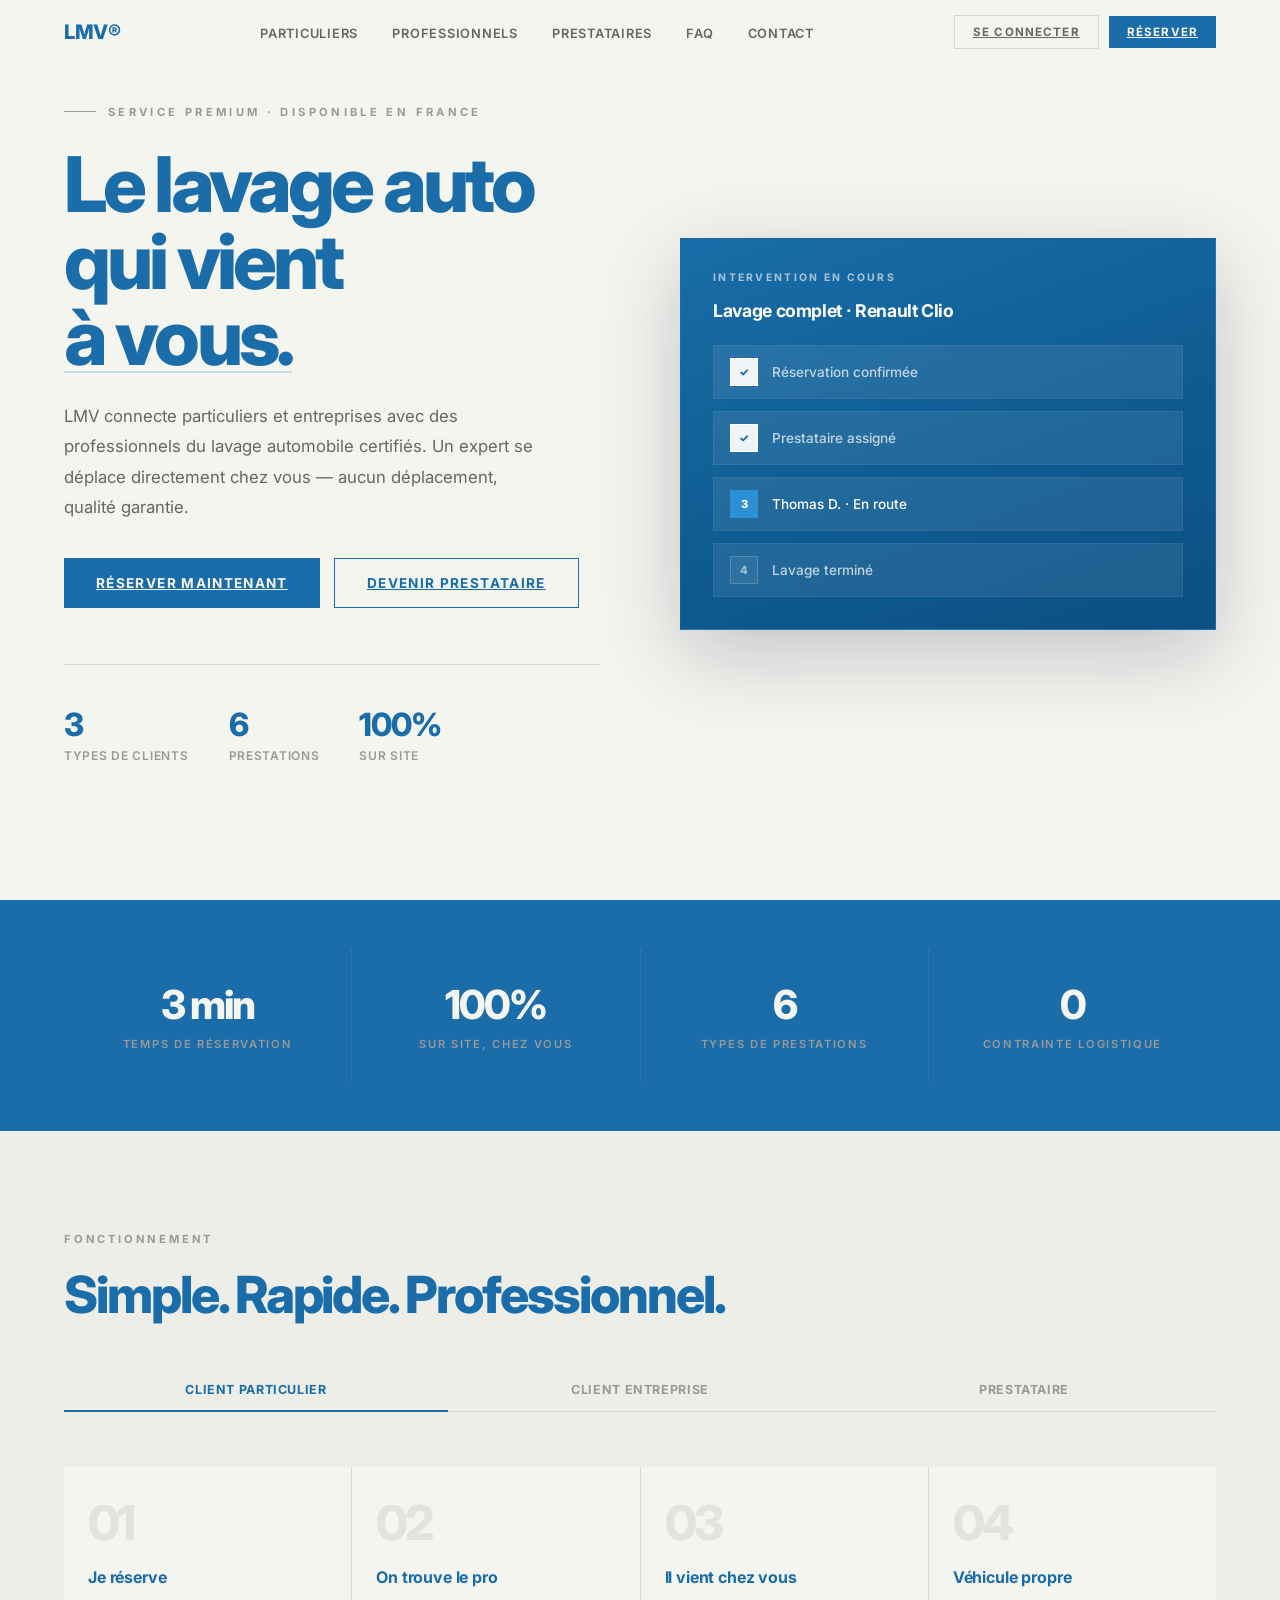
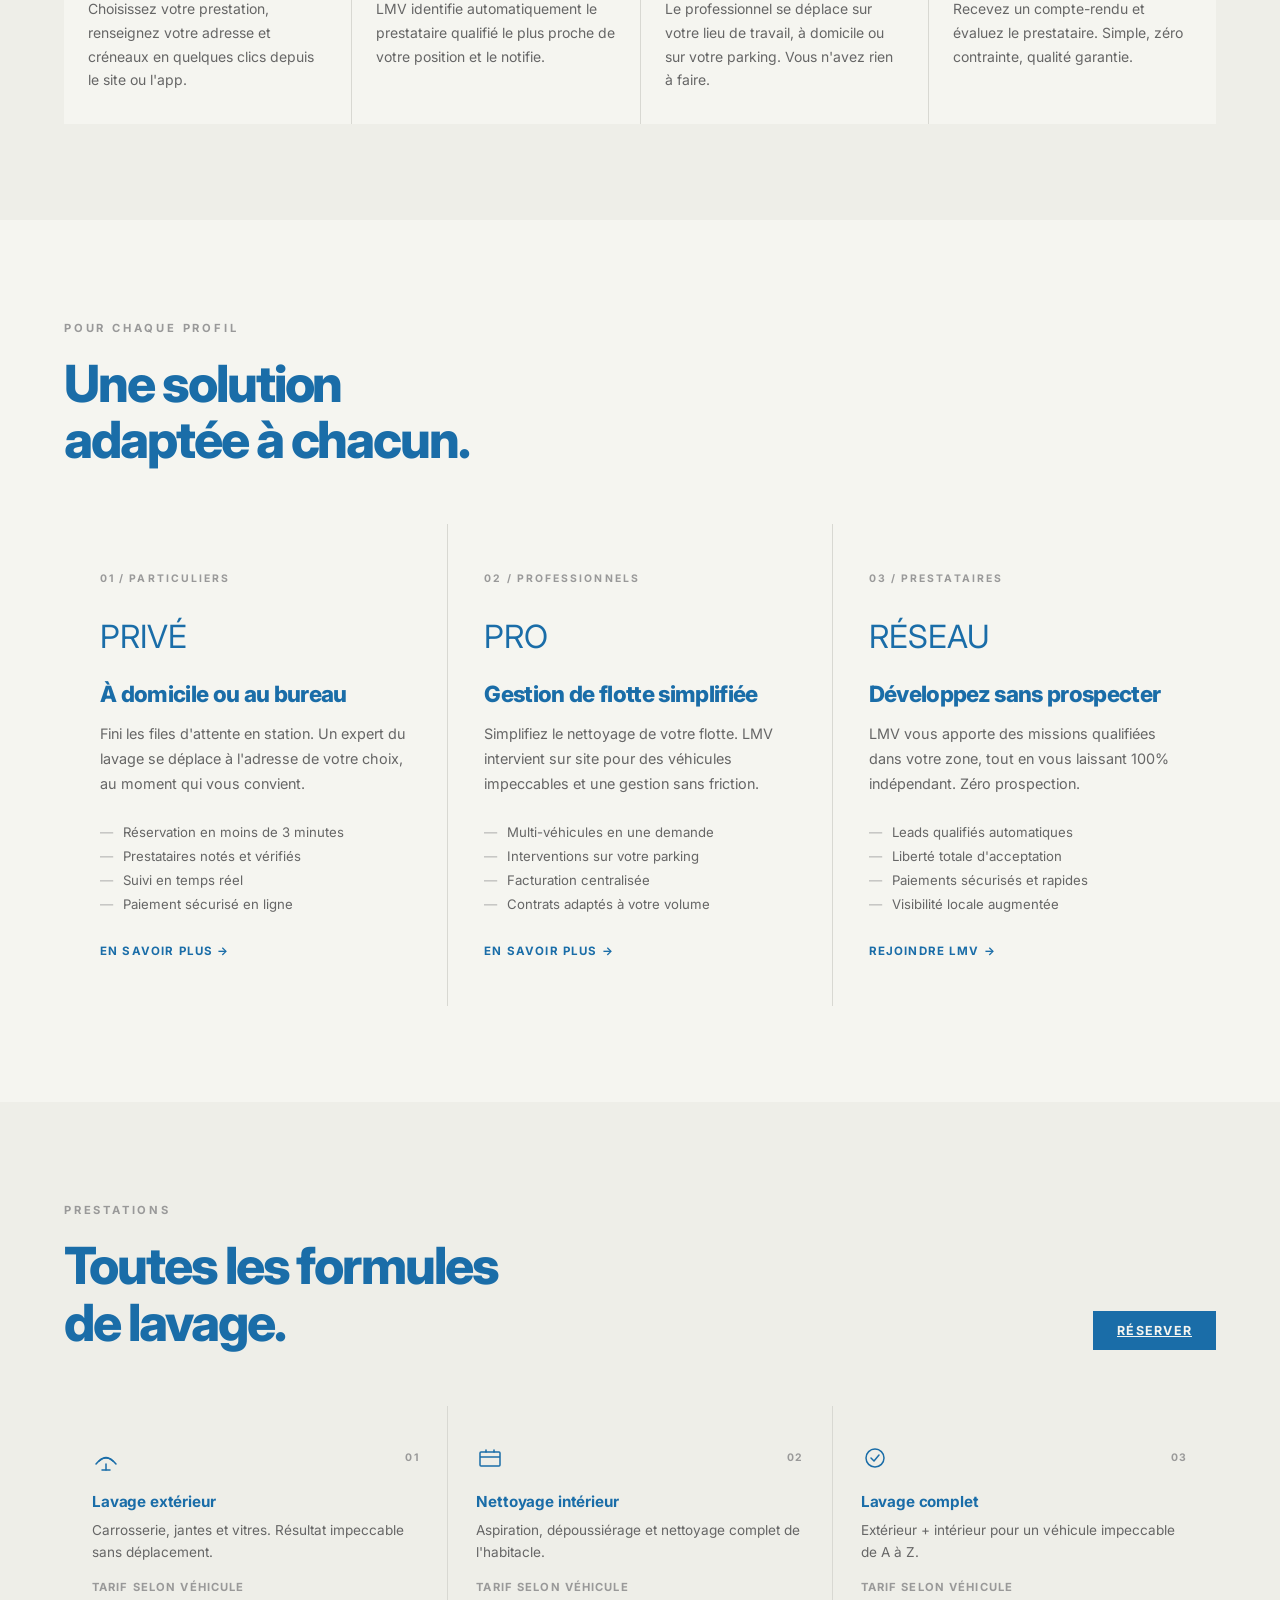
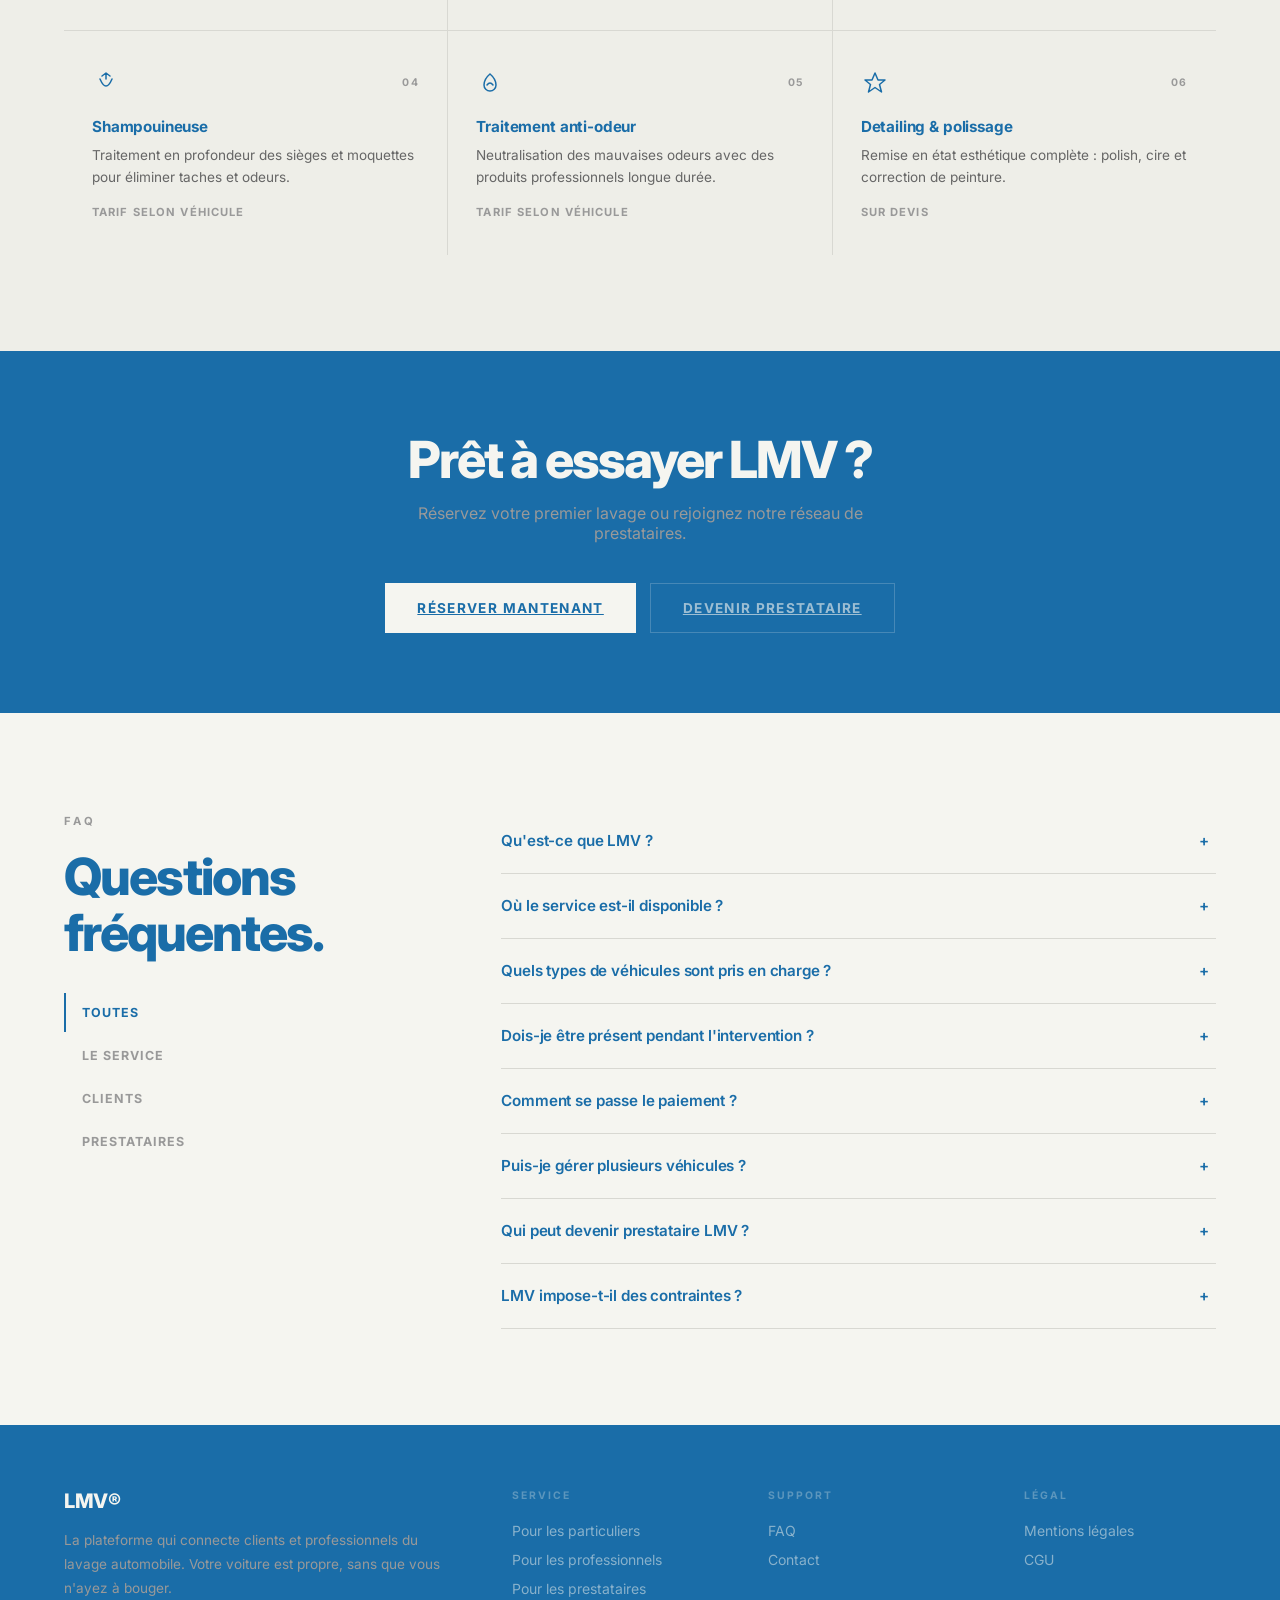
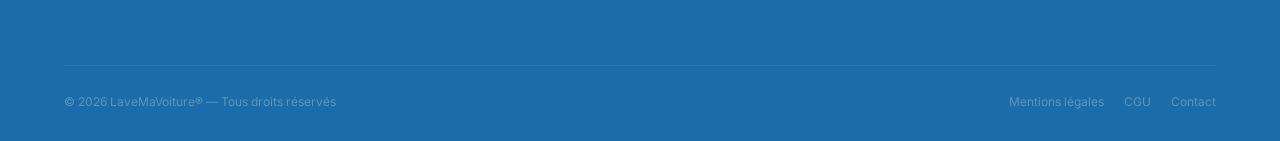
<file: index.html>
<!DOCTYPE html>
<html lang="fr">
<head>
<meta charset="UTF-8"/>
<meta name="viewport" content="width=device-width,initial-scale=1.0"/>
<link rel="icon" type="image/x-icon" href="/images/favicon.ico"/>
<link rel="apple-touch-icon" href="/images/icon-192.png"/>
<link rel="preconnect" href="https://fonts.googleapis.com"/>
<link rel="preconnect" href="https://fonts.gstatic.com" crossorigin/>
<link rel="preload" href="https://fonts.googleapis.com/css2?family=Inter:wght@400;500;700;800&display=swap" as="style" onload="this.onload=null;this.rel='stylesheet'"/>
<noscript><link href="https://fonts.googleapis.com/css2?family=Inter:wght@400;500;700;800&display=swap" rel="stylesheet"/></noscript>
<link rel="stylesheet" href="assets/css/main.css"/>

<title>LMV® — Lave Ma Voiture · Le lavage auto qui vient à vous</title>
<meta name="description" content="LMV met en relation particuliers et entreprises avec des professionnels du lavage automobile. Un expert se déplace directement chez vous."/>
<link rel="canonical" href="https://www.lavemavoiture.fr/"/>
<meta property="og:title" content="LMV® — Lave Ma Voiture · Le lavage auto qui vient à vous"/>
<meta property="og:description" content="LMV met en relation particuliers et entreprises avec des professionnels du lavage automobile. Un expert se déplace directement chez vous."/>
<meta property="og:url" content="https://www.lavemavoiture.fr/"/>
<meta property="og:image" content="https://www.lavemavoiture.fr/images/og-1200x630.png"/>
<meta property="og:type" content="website"/>
<meta name="twitter:card" content="summary_large_image"/>
<link rel="manifest" href="/manifest.json"/>
<meta name="theme-color" content="#1A6DA8"/>
<meta name="mobile-web-app-capable" content="yes"/>
<meta name="apple-mobile-web-app-capable" content="yes"/>
<meta name="apple-mobile-web-app-title" content="LaveMAVoiture"/>
</head>
<body>
<nav id="nav">
  <a class="nav-logo" href="index.html">LMV®</a>
  <ul class="nav-links">
    <li><a href="pages/particuliers.html">Particuliers</a></li>
    <li><a href="pages/professionnels.html">Professionnels</a></li>
    <li><a href="pages/prestataires.html">Prestataires</a></li>
    <li><a href="index.html#faq-section">FAQ</a></li>
    <li><a href="pages/contact.html">Contact</a></li>
  </ul>
  <div class="nav-cta">
    <a class="btn btn-ghost btn-sm" href="https://app.lavemavoiture.fr">Se connecter</a>
    <a class="btn btn-dark btn-sm" href="pages/contact.html">Réserver</a>
  </div>
  <button class="hamburger" type="button" onclick="toggleMenu()" aria-label="Menu" aria-expanded="false" aria-controls="mobileMenu">
    <span></span><span></span><span></span>
  </button>
</nav>

<div class="mobile-menu" id="mobileMenu">
  <a href="pages/particuliers.html">Particuliers</a>
  <a href="pages/professionnels.html">Professionnels</a>
  <a href="pages/prestataires.html">Prestataires</a>
  <a href="index.html#faq-section">FAQ</a>
  <a href="pages/contact.html">Contact</a>
  <div class="mob-cta">
    <a href="https://app.lavemavoiture.fr" class="btn btn-ghost">Se connecter</a>
    <a class="btn btn-dark" href="pages/contact.html">Réserver maintenant</a>
  </div>
</div>


<main>
<!-- HERO -->
  <section id="hero">
    <div class="container">
      <div class="hero-grid">
        <div>
          <div class="hero-kicker reveal">Service premium · Disponible en France</div>
          <h1 class="hero-title reveal reveal-delay-1">
            Le lavage auto<br>
            qui vient<br>
            <em>à vous.</em>
          </h1>
          <p class="hero-sub reveal reveal-delay-2">
            LMV connecte particuliers et entreprises avec des professionnels du lavage automobile certifiés. Un expert se déplace directement chez vous — aucun déplacement, qualité garantie.
          </p>
          <div class="hero-actions reveal reveal-delay-3">
            <a class="btn btn-dark btn-lg" href="pages/contact.html">Réserver maintenant</a>
            <a class="btn btn-outline btn-lg" href="pages/prestataires.html">Devenir prestataire</a>
          </div>
          <div class="hero-stats reveal reveal-delay-4">
            <div>
              <div class="hero-stat-val">3</div>
              <div class="hero-stat-lab">Types de clients</div>
            </div>
            <div>
              <div class="hero-stat-val">6</div>
              <div class="hero-stat-lab">Prestations</div>
            </div>
            <div>
              <div class="hero-stat-val">100%</div>
              <div class="hero-stat-lab">Sur site</div>
            </div>
          </div>
        </div>

        <div class="hero-visual reveal reveal-delay-2">
          <div class="hero-card">
            <div class="hc-label">Intervention en cours</div>
            <div class="hc-title">Lavage complet · Renault Clio</div>
            <div class="hc-steps">
              <div class="hc-step">
                <div class="hc-step-num done">✓</div>
                <span class="hc-step-text">Réservation confirmée</span>
              </div>
              <div class="hc-step">
                <div class="hc-step-num done">✓</div>
                <span class="hc-step-text">Prestataire assigné</span>
              </div>
              <div class="hc-step">
                <div class="hc-step-num active">3</div>
                <span class="hc-step-text active">Thomas D. · En route</span>
              </div>
              <div class="hc-step">
                <div class="hc-step-num">4</div>
                <span class="hc-step-text">Lavage terminé</span>
              </div>
            </div>

          </div>
        </div>
      </div>
    </div>
  </section>

  <!-- CHIFFRES -->
  <div class="numbers-band reveal">
    <div class="container">
      <div class="numbers-grid">
        <div class="number-item">
          <div class="number-val">3 min</div>
          <div class="number-lab">Temps de réservation</div>
        </div>
        <div class="number-item">
          <div class="number-val">100%</div>
          <div class="number-lab">Sur site, chez vous</div>
        </div>
        <div class="number-item">
          <div class="number-val">6</div>
          <div class="number-lab">Types de prestations</div>
        </div>
        <div class="number-item">
          <div class="number-val">0</div>
          <div class="number-lab">Contrainte logistique</div>
        </div>
      </div>
    </div>
  </div>

  <!-- COMMENT ÇA MARCHE -->
  <section id="how">
    <div class="container">
      <div class="reveal" style="margin-bottom:48px">
        <div class="eyebrow">Fonctionnement</div>
        <h2>Simple. Rapide. Professionnel.</h2>
      </div>
      <div class="how-tabs reveal">
        <button class="how-tab active" onclick="switchTab('client',this)">Client particulier</button>
        <button class="how-tab" onclick="switchTab('pro',this)">Client entreprise</button>
        <button class="how-tab" onclick="switchTab('presta',this)">Prestataire</button>
      </div>

      <div class="how-content active" id="tab-client">
        <div class="how-step reveal"><div class="how-num">01</div><h3>Je réserve</h3><p>Choisissez votre prestation, renseignez votre adresse et créneaux en quelques clics depuis le site ou l'app.</p></div>
        <div class="how-step reveal reveal-delay-1"><div class="how-num">02</div><h3>On trouve le pro</h3><p>LMV identifie automatiquement le prestataire qualifié le plus proche de votre position et le notifie.</p></div>
        <div class="how-step reveal reveal-delay-2"><div class="how-num">03</div><h3>Il vient chez vous</h3><p>Le professionnel se déplace sur votre lieu de travail, à domicile ou sur votre parking. Vous n'avez rien à faire.</p></div>
        <div class="how-step reveal reveal-delay-3"><div class="how-num">04</div><h3>Véhicule propre</h3><p>Recevez un compte-rendu et évaluez le prestataire. Simple, zéro contrainte, qualité garantie.</p></div>
      </div>

      <div class="how-content" id="tab-pro">
        <div class="how-step reveal"><div class="how-num">01</div><h3>Demande de démo</h3><p>Décrivez votre flotte et vos besoins. Notre équipe vous contacte sous 24h pour un devis personnalisé.</p></div>
        <div class="how-step reveal reveal-delay-1"><div class="how-num">02</div><h3>Contrat sur mesure</h3><p>Définissez la fréquence, les prestations et la gestion multi-véhicules selon vos contraintes.</p></div>
        <div class="how-step reveal reveal-delay-2"><div class="how-num">03</div><h3>Interventions planifiées</h3><p>Les prestataires viennent directement sur votre site selon le planning convenu. Aucune logistique.</p></div>
        <div class="how-step reveal reveal-delay-3"><div class="how-num">04</div><h3>Reporting centralisé</h3><p>Suivez l'état de votre flotte, les interventions et la facturation depuis votre espace entreprise.</p></div>
      </div>

      <div class="how-content" id="tab-presta">
        <div class="how-step reveal"><div class="how-num">01</div><h3>Je m'inscris</h3><p>Créez votre profil, définissez votre zone d'intervention et vos services proposés. Inscription gratuite.</p></div>
        <div class="how-step reveal reveal-delay-1"><div class="how-num">02</div><h3>Je reçois des leads</h3><p>LMV vous envoie automatiquement des demandes qualifiées dans votre zone géographique.</p></div>
        <div class="how-step reveal reveal-delay-2"><div class="how-num">03</div><h3>J'accepte en un clic</h3><p>Acceptez ou refusez selon vos disponibilités. Vous gardez le contrôle total sur votre agenda.</p></div>
        <div class="how-step reveal reveal-delay-3"><div class="how-num">04</div><h3>Je suis payé</h3><p>Concentrez-vous sur votre métier. LMV gère la relation client, la facturation et les virements.</p></div>
      </div>
    </div>
  </section>

  <!-- AUDIENCES -->
  <section id="audiences">
    <div class="container">
      <div class="reveal" style="margin-bottom:56px">
        <div class="eyebrow">Pour chaque profil</div>
        <h2>Une solution<br>adaptée à chacun.</h2>
      </div>
      <div class="aud-grid">
        <a id="particuliers" class="aud-card reveal" href="#particuliers" onclick="event.preventDefault();showPage('particuliers');">
          <div class="aud-num">01 / Particuliers</div>
          <div class="aud-icon">PRIVÉ</div>
          <h3>À domicile ou au bureau</h3>
          <p>Fini les files d'attente en station. Un expert du lavage se déplace à l'adresse de votre choix, au moment qui vous convient.</p>
          <ul class="aud-list">
            <li>Réservation en moins de 3 minutes</li>
            <li>Prestataires notés et vérifiés</li>
            <li>Suivi en temps réel</li>
            <li>Paiement sécurisé en ligne</li>
          </ul>
          <span class="aud-link">En savoir plus →</span>
        </a>
        <a id="professionnels" class="aud-card reveal reveal-delay-1" href="#professionnels" onclick="event.preventDefault();showPage('pro');">
          <div class="aud-num">02 / Professionnels</div>
          <div class="aud-icon">PRO</div>
          <h3>Gestion de flotte simplifiée</h3>
          <p>Simplifiez le nettoyage de votre flotte. LMV intervient sur site pour des véhicules impeccables et une gestion sans friction.</p>
          <ul class="aud-list">
            <li>Multi-véhicules en une demande</li>
            <li>Interventions sur votre parking</li>
            <li>Facturation centralisée</li>
            <li>Contrats adaptés à votre volume</li>
          </ul>
          <span class="aud-link">En savoir plus →</span>
        </a>
        <a id="prestataires" class="aud-card reveal reveal-delay-2" href="#prestataires" onclick="event.preventDefault();showPage('prestataires');">
          <div class="aud-num">03 / Prestataires</div>
          <div class="aud-icon">RÉSEAU</div>
          <h3>Développez sans prospecter</h3>
          <p>LMV vous apporte des missions qualifiées dans votre zone, tout en vous laissant 100% indépendant. Zéro prospection.</p>
          <ul class="aud-list">
            <li>Leads qualifiés automatiques</li>
            <li>Liberté totale d'acceptation</li>
            <li>Paiements sécurisés et rapides</li>
            <li>Visibilité locale augmentée</li>
          </ul>
          <span class="aud-link">Rejoindre LMV →</span>
        </a>
      </div>
    </div>
  </section>

  <!-- SERVICES -->
  <section id="services">
    <div class="container">
      <div class="svc-header reveal">
        <div>
          <div class="eyebrow">Prestations</div>
          <h2>Toutes les formules<br>de lavage.</h2>
        </div>
        <a class="btn btn-dark" href="pages/contact.html">Réserver</a>
      </div>
      <div class="svc-grid">
        <div class="svc-card reveal">
          <div class="svc-icon-wrap">
            <svg width="28" height="28" viewBox="0 0 28 28" fill="none" xmlns="http://www.w3.org/2000/svg"><path d="M4 20 Q14 8 24 20" stroke="currentColor" stroke-width="1.5" fill="none" stroke-linecap="round"/><path d="M7 17 Q14 10 21 17" stroke="currentColor" stroke-width="1.5" fill="none" stroke-linecap="round"/><line x1="14" y1="20" x2="14" y2="26" stroke="currentColor" stroke-width="1.5" stroke-linecap="round"/><line x1="10" y1="26" x2="18" y2="26" stroke="currentColor" stroke-width="1.5" stroke-linecap="round"/></svg>
            <span class="svc-num">01</span>
          </div>
          <h3>Lavage extérieur</h3><p>Carrosserie, jantes et vitres. Résultat impeccable sans déplacement.</p><div class="svc-price">Tarif selon véhicule</div>
        </div>
        <div class="svc-card reveal reveal-delay-1">
          <div class="svc-icon-wrap">
            <svg width="28" height="28" viewBox="0 0 28 28" fill="none" xmlns="http://www.w3.org/2000/svg"><rect x="4" y="8" width="20" height="14" rx="1" stroke="currentColor" stroke-width="1.5"/><line x1="4" y1="13" x2="24" y2="13" stroke="currentColor" stroke-width="1.5"/><line x1="10" y1="8" x2="10" y2="6" stroke="currentColor" stroke-width="1.5" stroke-linecap="round"/><line x1="18" y1="8" x2="18" y2="6" stroke="currentColor" stroke-width="1.5" stroke-linecap="round"/></svg>
            <span class="svc-num">02</span>
          </div>
          <h3>Nettoyage intérieur</h3><p>Aspiration, dépoussiérage et nettoyage complet de l'habitacle.</p><div class="svc-price">Tarif selon véhicule</div>
        </div>
        <div class="svc-card reveal reveal-delay-2">
          <div class="svc-icon-wrap">
            <svg width="28" height="28" viewBox="0 0 28 28" fill="none" xmlns="http://www.w3.org/2000/svg"><circle cx="14" cy="14" r="9" stroke="currentColor" stroke-width="1.5"/><path d="M10 14 L13 17 L18 11" stroke="currentColor" stroke-width="1.5" stroke-linecap="round" stroke-linejoin="round"/></svg>
            <span class="svc-num">03</span>
          </div>
          <h3>Lavage complet</h3><p>Extérieur + intérieur pour un véhicule impeccable de A à Z.</p><div class="svc-price">Tarif selon véhicule</div>
        </div>
        <div class="svc-card reveal reveal-delay-3">
          <div class="svc-icon-wrap">
            <svg width="28" height="28" viewBox="0 0 28 28" fill="none" xmlns="http://www.w3.org/2000/svg"><path d="M14 4 L14 10 M10 7 L14 4 L18 7" stroke="currentColor" stroke-width="1.5" stroke-linecap="round" stroke-linejoin="round"/><path d="M8 10 Q14 24 20 10" stroke="currentColor" stroke-width="1.5" fill="none" stroke-linecap="round"/></svg>
            <span class="svc-num">04</span>
          </div>
          <h3>Shampouineuse</h3><p>Traitement en profondeur des sièges et moquettes pour éliminer taches et odeurs.</p><div class="svc-price">Tarif selon véhicule</div>
        </div>
        <div class="svc-card reveal">
          <div class="svc-icon-wrap">
            <svg width="28" height="28" viewBox="0 0 28 28" fill="none" xmlns="http://www.w3.org/2000/svg"><path d="M14 5 C14 5 8 10 8 16 C8 19.3 10.7 22 14 22 C17.3 22 20 19.3 20 16 C20 10 14 5 14 5Z" stroke="currentColor" stroke-width="1.5" fill="none"/><path d="M11 16 Q14 12 17 16" stroke="currentColor" stroke-width="1.5" fill="none" stroke-linecap="round"/></svg>
            <span class="svc-num">05</span>
          </div>
          <h3>Traitement anti-odeur</h3><p>Neutralisation des mauvaises odeurs avec des produits professionnels longue durée.</p><div class="svc-price">Tarif selon véhicule</div>
        </div>
        <div class="svc-card reveal reveal-delay-1">
          <div class="svc-icon-wrap">
            <svg width="28" height="28" viewBox="0 0 28 28" fill="none" xmlns="http://www.w3.org/2000/svg"><polygon points="14,4 17,11 24,11 18.5,15.5 20.5,23 14,18.5 7.5,23 9.5,15.5 4,11 11,11" stroke="currentColor" stroke-width="1.5" fill="none" stroke-linejoin="round"/></svg>
            <span class="svc-num">06</span>
          </div>
          <h3>Detailing & polissage</h3><p>Remise en état esthétique complète : polish, cire et correction de peinture.</p><div class="svc-price">Sur devis</div>
        </div>
      </div>
    </div>
  </section>

  <!-- CTA -->
  <div class="cta-band reveal">
    <div class="container">
      <h2>Prêt à essayer LMV ?</h2>
      <p>Réservez votre premier lavage ou rejoignez notre réseau de prestataires.</p>
      <div class="cta-band-btns">
        <a class="btn btn-light btn-lg" href="pages/contact.html">Réserver mantenant</a>
        <a class="btn btn-ghost-light btn-lg" href="pages/prestataires.html">Devenir prestataire</a>
      </div>
    </div>
  </div>

  <!-- FAQ -->
  <section id="faq-section">
    <div class="container">
      <div class="faq-grid">
        <div>
          <div class="eyebrow reveal">FAQ</div>
          <h2 class="reveal">Questions<br>fréquentes.</h2>
          <div class="faq-cats reveal" style="margin-top:32px">
            <button class="faq-cat active" onclick="filterFaq('all',this)">Toutes</button>
            <button class="faq-cat" onclick="filterFaq('service',this)">Le service</button>
            <button class="faq-cat" onclick="filterFaq('client',this)">Clients</button>
            <button class="faq-cat" onclick="filterFaq('presta',this)">Prestataires</button>
          </div>
        </div>
        <div class="faq-list reveal">
          <div class="faq-item" data-cat="service"><button type="button" class="faq-q" aria-expanded="false" onclick="toggleFaq(this.parentElement)"><span>Qu'est-ce que LMV ?</span><span class="faq-icon" aria-hidden="true">+</span></button><div class="faq-a"><p>LMV est un service de lavage automobile sur site. Il permet de faire intervenir un professionnel directement à domicile ou sur le lieu de travail, sans déplacement de votre part.</p></div></div>
          <div class="faq-item" data-cat="service"><button type="button" class="faq-q" aria-expanded="false" onclick="toggleFaq(this.parentElement)"><span>Où le service est-il disponible ?</span><span class="faq-icon" aria-hidden="true">+</span></button><div class="faq-a"><p>Le service est proposé selon les zones couvertes par les prestataires partenaires. La disponibilité dépend de votre localisation. Lors de votre réservation, LMV vous indique si des prestataires sont disponibles.</p></div></div>
          <div class="faq-item" data-cat="service"><button type="button" class="faq-q" aria-expanded="false" onclick="toggleFaq(this.parentElement)"><span>Quels types de véhicules sont pris en charge ?</span><span class="faq-icon" aria-hidden="true">+</span></button><div class="faq-a"><p>Voitures particulières, véhicules de société, utilitaires et flottes professionnelles. </p></div></div>
          <div class="faq-item" data-cat="client"><button type="button" class="faq-q" aria-expanded="false" onclick="toggleFaq(this.parentElement)"><span>Dois-je être présent pendant l'intervention ?</span><span class="faq-icon" aria-hidden="true">+</span></button><div class="faq-a"><p>Le client doit être présent à l'arrivée et au départ du prestataire. Un état des lieux contradictoire du véhicule est réalisé avant et après chaque intervention — un tour complet est effectué pour noter tout dommage préexistant et sécuriser toutes les parties.</p></div></div>
          <div class="faq-item" data-cat="client"><button type="button" class="faq-q" aria-expanded="false" onclick="toggleFaq(this.parentElement)"><span>Comment se passe le paiement ?</span><span class="faq-icon" aria-hidden="true">+</span></button><div class="faq-a"><p>Le paiement s'effectue en ligne de manière sécurisée lors de la réservation. Vous connaissez le tarif exact avant de confirmer. Le prestataire est rémunéré après la réalisation de l'intervention.</p></div></div>
          <div class="faq-item" data-cat="client"><button type="button" class="faq-q" aria-expanded="false" onclick="toggleFaq(this.parentElement)"><span>Puis-je gérer plusieurs véhicules ?</span><span class="faq-icon" aria-hidden="true">+</span></button><div class="faq-a"><p>Oui, il est possible de regrouper plusieurs véhicules lors d'une même demande. Cette fonctionnalité est particulièrement adaptée aux entreprises disposant d'une flotte.</p></div></div>
          <div class="faq-item" data-cat="presta"><button type="button" class="faq-q" aria-expanded="false" onclick="toggleFaq(this.parentElement)"><span>Qui peut devenir prestataire LMV ?</span><span class="faq-icon" aria-hidden="true">+</span></button><div class="faq-a"><p>Les professionnels du lavage automobile : indépendants, auto-entrepreneurs ou entreprises de detailing. Vous devez exercer une activité légale et être en mesure de vous déplacer chez les clients.</p></div></div>
          <div class="faq-item" data-cat="presta"><button type="button" class="faq-q" aria-expanded="false" onclick="toggleFaq(this.parentElement)"><span>LMV impose-t-il des contraintes ?</span><span class="faq-icon" aria-hidden="true">+</span></button><div class="faq-a"><p>Les prestataires restent indépendants et conservent leur liberté d'organisation. Les tarifs sont standardisés par LMV pour garantir une cohérence de prix sur l'ensemble du territoire.</p></div></div>
        </div>
      </div>
    </div>
  </section>
</main>
<footer>
  <div class="container">
    <div class="footer-grid">
      <div class="footer-brand">
        <a class="nav-logo footer-brand-logo" href="index.html">LMV®</a>
        <p>La plateforme qui connecte clients et professionnels du lavage automobile. Votre voiture est propre, sans que vous n'ayez à bouger.</p>
      </div>
      <div class="footer-col">
        <h4>Service</h4>
        <a href="pages/particuliers.html">Pour les particuliers</a>
        <a href="pages/professionnels.html">Pour les professionnels</a>
        <a href="pages/prestataires.html">Pour les prestataires</a>
      </div>
      <div class="footer-col">
        <h4>Support</h4>
        <a href="index.html#faq-section">FAQ</a>
        <a href="pages/contact.html">Contact</a>
      </div>
      <div class="footer-col">
        <h4>Légal</h4>
        <a href="pages/mentions-legales.html">Mentions légales</a>
        <a href="pages/cgu.html">CGU</a>
      </div>
    </div>
    <div class="footer-bottom">
      <span>© 2026 LaveMaVoiture® — Tous droits réservés</span>
      <div class="footer-bottom-links">
        <a href="pages/mentions-legales.html">Mentions légales</a>
        <a href="pages/cgu.html">CGU</a>
        <a href="pages/contact.html">Contact</a>
      </div>
    </div>
  </div>
</footer>

<div class="toast" id="toast">✓ Message envoyé — Nous vous répondrons sous 24h.</div>

<script src="assets/js/main.js"></script>
<script type="application/ld+json">
{"@context":"https://schema.org","@type":"FAQPage","mainEntity":[{"@type":"Question","name":"Qu'est-ce que LMV ?","acceptedAnswer":{"@type":"Answer","text":"LMV est un service de lavage automobile sur site. Il permet de faire intervenir un professionnel directement à domicile ou sur le lieu de travail, sans déplacement de votre part."}},{"@type":"Question","name":"Où le service est-il disponible ?","acceptedAnswer":{"@type":"Answer","text":"Le service est proposé selon les zones couvertes par les prestataires partenaires. La disponibilité dépend de votre localisation. Lors de votre réservation, LMV vous indique si des prestataires sont disponibles."}},{"@type":"Question","name":"Quels types de véhicules sont pris en charge ?","acceptedAnswer":{"@type":"Answer","text":"Voitures particulières, véhicules de société, utilitaires et flottes professionnelles."}},{"@type":"Question","name":"Dois-je être présent pendant l'intervention ?","acceptedAnswer":{"@type":"Answer","text":"Le client doit être présent à l'arrivée et au départ du prestataire. Un état des lieux contradictoire du véhicule est réalisé avant et après chaque intervention — un tour complet est effectué pour noter tout dommage préexistant et sécuriser toutes les parties."}},{"@type":"Question","name":"Comment se passe le paiement ?","acceptedAnswer":{"@type":"Answer","text":"Le paiement s'effectue en ligne de manière sécurisée lors de la réservation. Vous connaissez le tarif exact avant de confirmer. Le prestataire est rémunéré après la réalisation de l'intervention."}},{"@type":"Question","name":"Puis-je gérer plusieurs véhicules ?","acceptedAnswer":{"@type":"Answer","text":"Oui, il est possible de regrouper plusieurs véhicules lors d'une même demande. Cette fonctionnalité est particulièrement adaptée aux entreprises disposant d'une flotte."}},{"@type":"Question","name":"Qui peut devenir prestataire LMV ?","acceptedAnswer":{"@type":"Answer","text":"Les professionnels du lavage automobile : indépendants, auto-entrepreneurs ou entreprises de detailing. Vous devez exercer une activité légale et être en mesure de vous déplacer chez les clients."}},{"@type":"Question","name":"LMV impose-t-il des contraintes ?","acceptedAnswer":{"@type":"Answer","text":"Les prestataires restent indépendants et conservent leur liberté d'organisation. Les tarifs sont standardisés par LMV pour garantir une cohérence de prix sur l'ensemble du territoire."}}]}
</script>
<script>
function showPage(page){
  const titles={
    home:'LMV® — Lave Ma Voiture · Le lavage auto qui vient à vous',
    particuliers:'Particuliers | LaveMAVoiture',
    pro:'Professionnels | LaveMAVoiture',
    prestataires:'Prestataires | LaveMAVoiture',
    contact:'Contact | LaveMAVoiture'
  };
  document.title=titles[page]||titles.home;
}
if ('serviceWorker' in navigator) {
  window.addEventListener('load', () => {
    navigator.serviceWorker.register('/sw.js');
  });
}
</script>

</body>
</html>
</file>
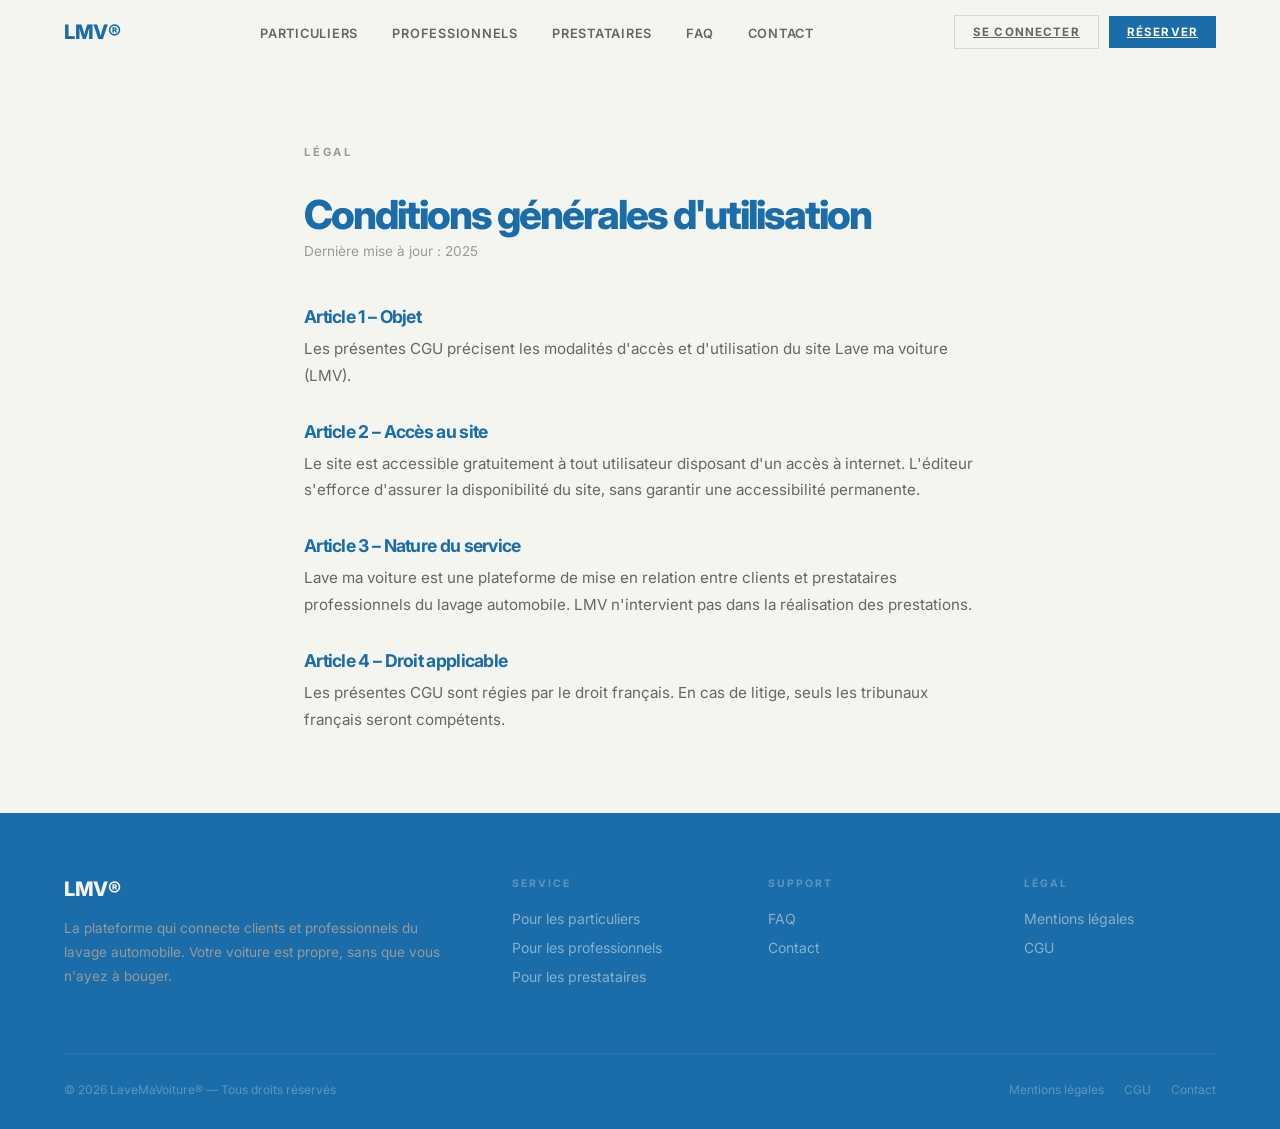
<file: pages/cgu.html>
<!DOCTYPE html>
<html lang="fr">
<head>
<meta charset="UTF-8"/>
<meta name="viewport" content="width=device-width,initial-scale=1.0"/>
<link rel="icon" type="image/x-icon" href="/images/favicon.ico"/>
<link rel="apple-touch-icon" href="/images/icon-192.png"/>
<link rel="preconnect" href="https://fonts.googleapis.com"/>
<link rel="preconnect" href="https://fonts.gstatic.com" crossorigin/>
<link rel="preload" href="https://fonts.googleapis.com/css2?family=Inter:wght@400;500;700;800&display=swap" as="style" onload="this.onload=null;this.rel='stylesheet'"/>
<noscript><link href="https://fonts.googleapis.com/css2?family=Inter:wght@400;500;700;800&display=swap" rel="stylesheet"/></noscript>
<link rel="stylesheet" href="../assets/css/main.css"/>

<title>CGU — LMV® · Lave Ma Voiture</title>
<meta name="description" content="Conditions générales d'utilisation du site Lave Ma Voiture (LMV)."/>
</head>
<body>
<nav id="nav">
  <a class="nav-logo" href="../index.html">LMV®</a>
  <ul class="nav-links">
    <li><a href="particuliers.html">Particuliers</a></li>
    <li><a href="professionnels.html">Professionnels</a></li>
    <li><a href="prestataires.html">Prestataires</a></li>
    <li><a href="../index.html#faq-section">FAQ</a></li>
    <li><a href="contact.html">Contact</a></li>
  </ul>
  <div class="nav-cta">
    <a class="btn btn-ghost btn-sm" href="https://app.lavemavoiture.fr">Se connecter</a>
    <a class="btn btn-dark btn-sm" href="contact.html">Réserver</a>
  </div>
  <button class="hamburger" type="button" onclick="toggleMenu()" aria-label="Menu" aria-expanded="false" aria-controls="mobileMenu">
    <span></span><span></span><span></span>
  </button>
</nav>

<div class="mobile-menu" id="mobileMenu">
  <a href="particuliers.html">Particuliers</a>
  <a href="professionnels.html">Professionnels</a>
  <a href="prestataires.html">Prestataires</a>
  <a href="../index.html#faq-section">FAQ</a>
  <a href="contact.html">Contact</a>
  <div class="mob-cta">
    <a href="https://app.lavemavoiture.fr" class="btn btn-ghost">Se connecter</a>
    <a class="btn btn-dark" href="contact.html">Réserver maintenant</a>
  </div>
</div>


<main>
<div class="legal-wrap">
    <div class="eyebrow">Légal</div>
    <h1 class="legal-h1">Conditions générales d'utilisation</h1>
    <p class="legal-lead">Dernière mise à jour : 2025</p>
    <h2 class="legal-h2">Article 1 – Objet</h2>
    <p class="body-text">Les présentes CGU précisent les modalités d'accès et d'utilisation du site Lave ma voiture (LMV).</p>
    <h2 class="legal-h2">Article 2 – Accès au site</h2>
    <p class="body-text">Le site est accessible gratuitement à tout utilisateur disposant d'un accès à internet. L'éditeur s'efforce d'assurer la disponibilité du site, sans garantir une accessibilité permanente.</p>
    <h2 class="legal-h2">Article 3 – Nature du service</h2>
    <p class="body-text">Lave ma voiture est une plateforme de mise en relation entre clients et prestataires professionnels du lavage automobile. LMV n'intervient pas dans la réalisation des prestations.</p>
    <h2 class="legal-h2">Article 4 – Droit applicable</h2>
    <p class="body-text">Les présentes CGU sont régies par le droit français. En cas de litige, seuls les tribunaux français seront compétents.</p>
  </div>
</main>
<footer>
  <div class="container">
    <div class="footer-grid">
      <div class="footer-brand">
        <a class="nav-logo footer-brand-logo" href="../index.html">LMV®</a>
        <p>La plateforme qui connecte clients et professionnels du lavage automobile. Votre voiture est propre, sans que vous n'ayez à bouger.</p>
      </div>
      <div class="footer-col">
        <h4>Service</h4>
        <a href="particuliers.html">Pour les particuliers</a>
        <a href="professionnels.html">Pour les professionnels</a>
        <a href="prestataires.html">Pour les prestataires</a>
      </div>
      <div class="footer-col">
        <h4>Support</h4>
        <a href="../index.html#faq-section">FAQ</a>
        <a href="contact.html">Contact</a>
      </div>
      <div class="footer-col">
        <h4>Légal</h4>
        <a href="mentions-legales.html">Mentions légales</a>
        <a href="cgu.html">CGU</a>
      </div>
    </div>
    <div class="footer-bottom">
      <span>© 2026 LaveMaVoiture® — Tous droits réservés</span>
      <div class="footer-bottom-links">
        <a href="mentions-legales.html">Mentions légales</a>
        <a href="cgu.html">CGU</a>
        <a href="contact.html">Contact</a>
      </div>
    </div>
  </div>
</footer>

<div class="toast" id="toast">✓ Message envoyé — Nous vous répondrons sous 24h.</div>

<script src="../assets/js/main.js"></script>

</body>
</html>
</file>
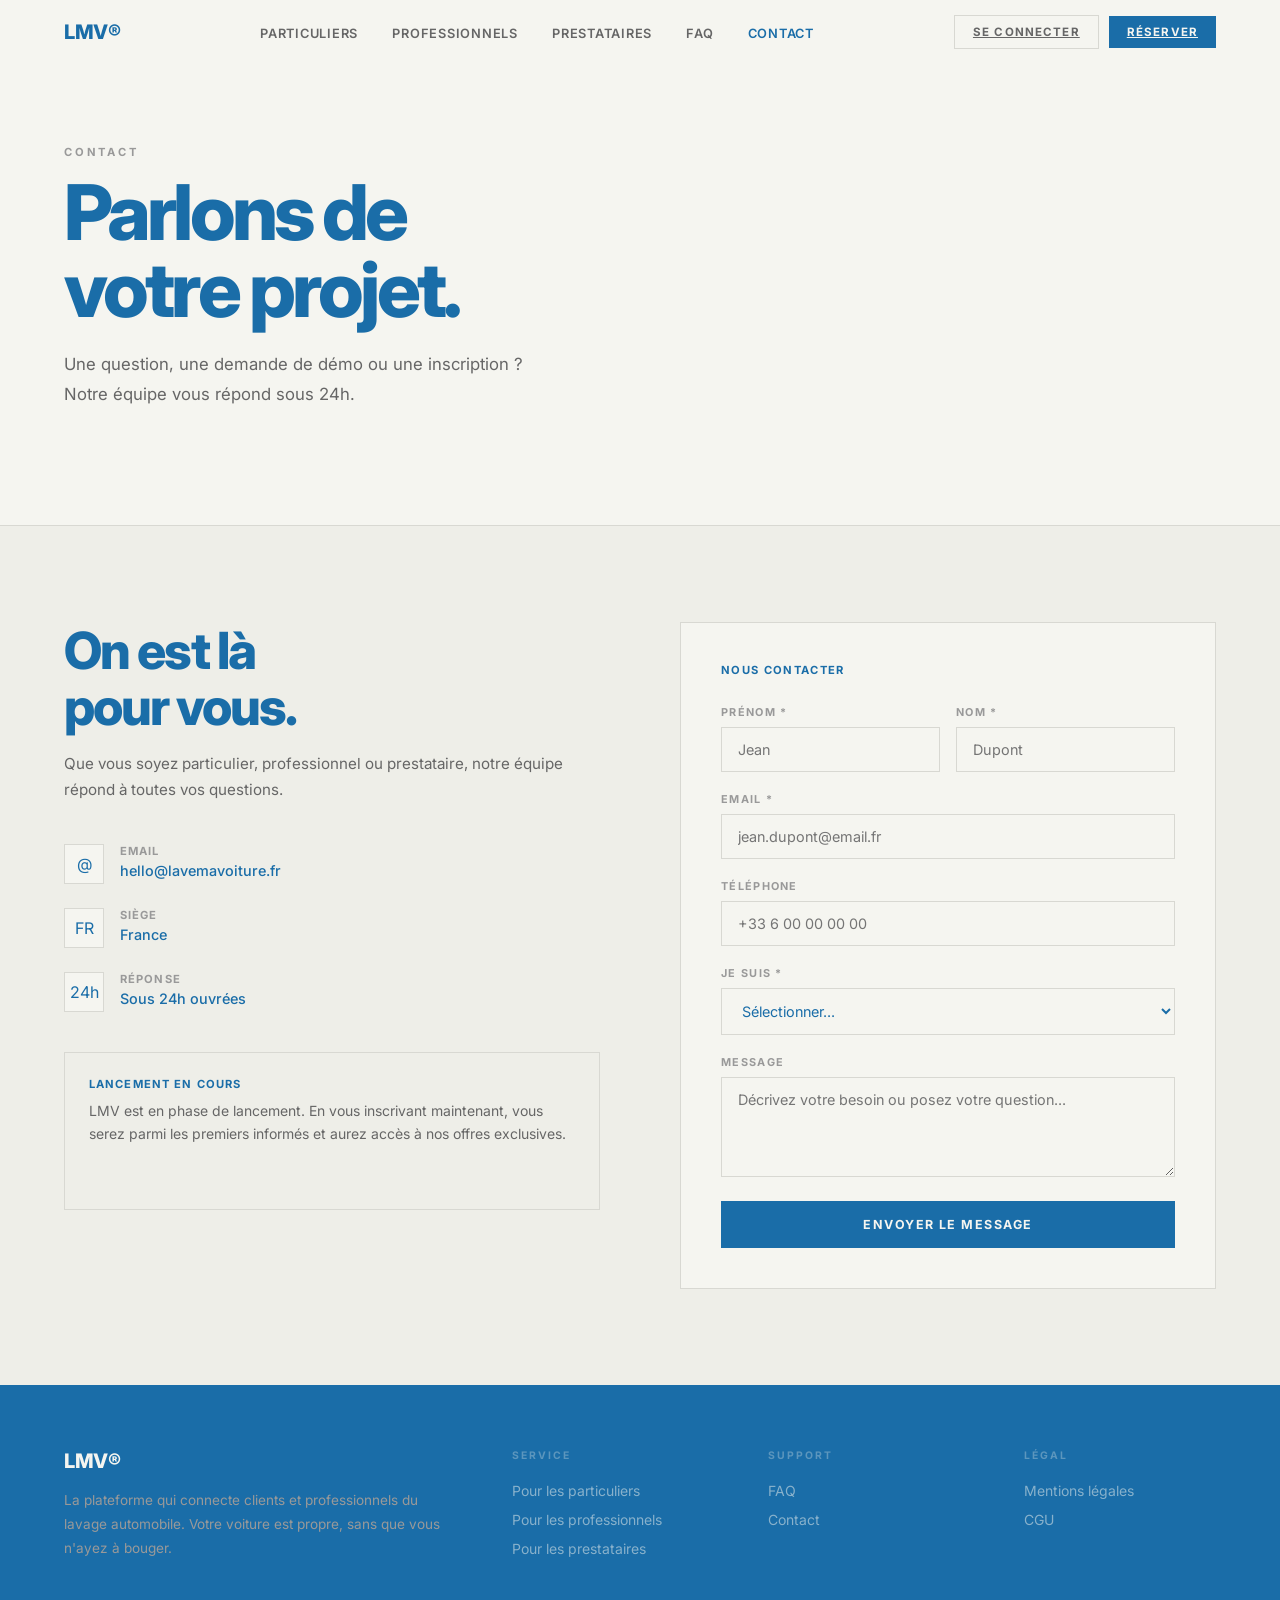
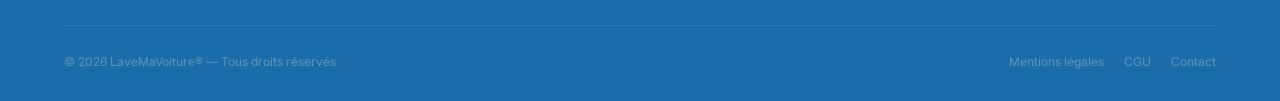
<file: pages/contact.html>
<!DOCTYPE html>
<html lang="fr">
<head>
<meta charset="UTF-8"/>
<meta name="viewport" content="width=device-width,initial-scale=1.0"/>
<link rel="icon" type="image/x-icon" href="/images/favicon.ico"/>
<link rel="apple-touch-icon" href="/images/icon-192.png"/>
<link rel="preconnect" href="https://fonts.googleapis.com"/>
<link rel="preconnect" href="https://fonts.gstatic.com" crossorigin/>
<link rel="preload" href="https://fonts.googleapis.com/css2?family=Inter:wght@400;500;700;800&display=swap" as="style" onload="this.onload=null;this.rel='stylesheet'"/>
<noscript><link href="https://fonts.googleapis.com/css2?family=Inter:wght@400;500;700;800&display=swap" rel="stylesheet"/></noscript>
<link rel="stylesheet" href="../assets/css/main.css"/>

<title>Contact — LMV® · Lave Ma Voiture</title>
<meta name="description" content="Contactez LMV : démo, inscription, questions. Réponse sous 24h."/>
</head>
<body>
<nav id="nav">
  <a class="nav-logo" href="../index.html">LMV®</a>
  <ul class="nav-links">
    <li><a href="particuliers.html">Particuliers</a></li>
    <li><a href="professionnels.html">Professionnels</a></li>
    <li><a href="prestataires.html">Prestataires</a></li>
    <li><a href="../index.html#faq-section">FAQ</a></li>
    <li><a href="contact.html" class="active">Contact</a></li>
  </ul>
  <div class="nav-cta">
    <a class="btn btn-ghost btn-sm" href="https://app.lavemavoiture.fr">Se connecter</a>
    <a class="btn btn-dark btn-sm" href="contact.html">Réserver</a>
  </div>
  <button class="hamburger" type="button" onclick="toggleMenu()" aria-label="Menu" aria-expanded="false" aria-controls="mobileMenu">
    <span></span><span></span><span></span>
  </button>
</nav>

<div class="mobile-menu" id="mobileMenu">
  <a href="particuliers.html">Particuliers</a>
  <a href="professionnels.html">Professionnels</a>
  <a href="prestataires.html">Prestataires</a>
  <a href="../index.html#faq-section">FAQ</a>
  <a href="contact.html">Contact</a>
  <div class="mob-cta">
    <a href="https://app.lavemavoiture.fr" class="btn btn-ghost">Se connecter</a>
    <a class="btn btn-dark" href="contact.html">Réserver maintenant</a>
  </div>
</div>


<main>
<div class="inner-hero">
    <div class="container">
      <div class="eyebrow reveal">Contact</div>
      <h1 class="reveal">Parlons de<br>votre projet.</h1>
      <p class="hero-sub reveal">Une question, une demande de démo ou une inscription ? Notre équipe vous répond sous 24h.</p>
    </div>
  </div>

  <section id="contact">
    <div class="container">
      <div class="contact-grid">
        <div class="contact-info reveal">
          <h2>On est là<br>pour vous.</h2>
          <p>Que vous soyez particulier, professionnel ou prestataire, notre équipe répond à toutes vos questions.</p>
          <div class="contact-item">
            <div class="ci-icon">@</div>
            <div><div class="ci-label">Email</div><div class="ci-value">hello@lavemavoiture.fr</div></div>
          </div>
          <div class="contact-item">
            <div class="ci-icon">FR</div>
            <div><div class="ci-label">Siège</div><div class="ci-value">France</div></div>
          </div>
          <div class="contact-item">
            <div class="ci-icon">24h</div>
            <div><div class="ci-label">Réponse</div><div class="ci-value">Sous 24h ouvrées</div></div>
          </div>
          <div style="margin-top:40px;padding:24px;background:var(--surface);border:1px solid var(--border)">
            <div style="font-size:.7rem;font-weight:700;letter-spacing:.1em;text-transform:uppercase;color:var(--t1);margin-bottom:8px">Lancement en cours</div>
            <p style="font-size:.875rem;color:var(--t2);line-height:1.65">LMV est en phase de lancement. En vous inscrivant maintenant, vous serez parmi les premiers informés et aurez accès à nos offres exclusives.</p>
          </div>
        </div>

        <div class="contact-form reveal reveal-delay-1">
          <div style="font-size:.7rem;font-weight:700;letter-spacing:.12em;text-transform:uppercase;margin-bottom:28px">Nous contacter</div>
          <form action="https://formspree.io/f/mkokynzn" method="POST">
          <input type="hidden" name="_subject" value="Nouveau message LMV — lavemavoiture.fr"/>
          <div class="form-row">
            <div class="form-group"><label for="contact-prenom">Prénom *</label><input id="contact-prenom" type="text" name="prenom" placeholder="Jean" required/></div>
            <div class="form-group"><label for="contact-nom">Nom *</label><input id="contact-nom" type="text" name="nom" placeholder="Dupont" required/></div>
          </div>
          <div class="form-group"><label for="contact-email">Email *</label><input id="contact-email" type="email" name="email" placeholder="jean.dupont@email.fr" required/></div>
          <div class="form-group"><label for="contact-telephone">Téléphone</label><input id="contact-telephone" type="tel" name="telephone" placeholder="+33 6 00 00 00 00"/></div>
          <div class="form-group">
            <label for="contact-profil">Je suis *</label>
            <select id="contact-profil" name="profil" required>
              <option value="">Sélectionner...</option>
              <option>Un particulier</option>
              <option>Un professionnel / entreprise</option>
              <option>Un prestataire lavage auto</option>
              <option>Autre</option>
            </select>
          </div>
          <div class="form-group"><label for="contact-message">Message</label><textarea id="contact-message" name="message" placeholder="Décrivez votre besoin ou posez votre question..."></textarea></div>
          <button class="form-submit" type="submit">Envoyer le message</button>
          </form>
        </div>
      </div>
    </div>
  </section>
</main>
<footer>
  <div class="container">
    <div class="footer-grid">
      <div class="footer-brand">
        <a class="nav-logo footer-brand-logo" href="../index.html">LMV®</a>
        <p>La plateforme qui connecte clients et professionnels du lavage automobile. Votre voiture est propre, sans que vous n'ayez à bouger.</p>
      </div>
      <div class="footer-col">
        <h4>Service</h4>
        <a href="particuliers.html">Pour les particuliers</a>
        <a href="professionnels.html">Pour les professionnels</a>
        <a href="prestataires.html">Pour les prestataires</a>
      </div>
      <div class="footer-col">
        <h4>Support</h4>
        <a href="../index.html#faq-section">FAQ</a>
        <a href="contact.html">Contact</a>
      </div>
      <div class="footer-col">
        <h4>Légal</h4>
        <a href="mentions-legales.html">Mentions légales</a>
        <a href="cgu.html">CGU</a>
      </div>
    </div>
    <div class="footer-bottom">
      <span>© 2026 LaveMaVoiture® — Tous droits réservés</span>
      <div style="display:flex;gap:20px">
        <a href="mentions-legales.html">Mentions légales</a>
        <a href="cgu.html">CGU</a>
        <a href="contact.html">Contact</a>
      </div>
    </div>
  </div>
</footer>

<div class="toast" id="toast">✓ Message envoyé — Nous vous répondrons sous 24h.</div>

<script src="../assets/js/main.js"></script>

</body>
</html>
</file>
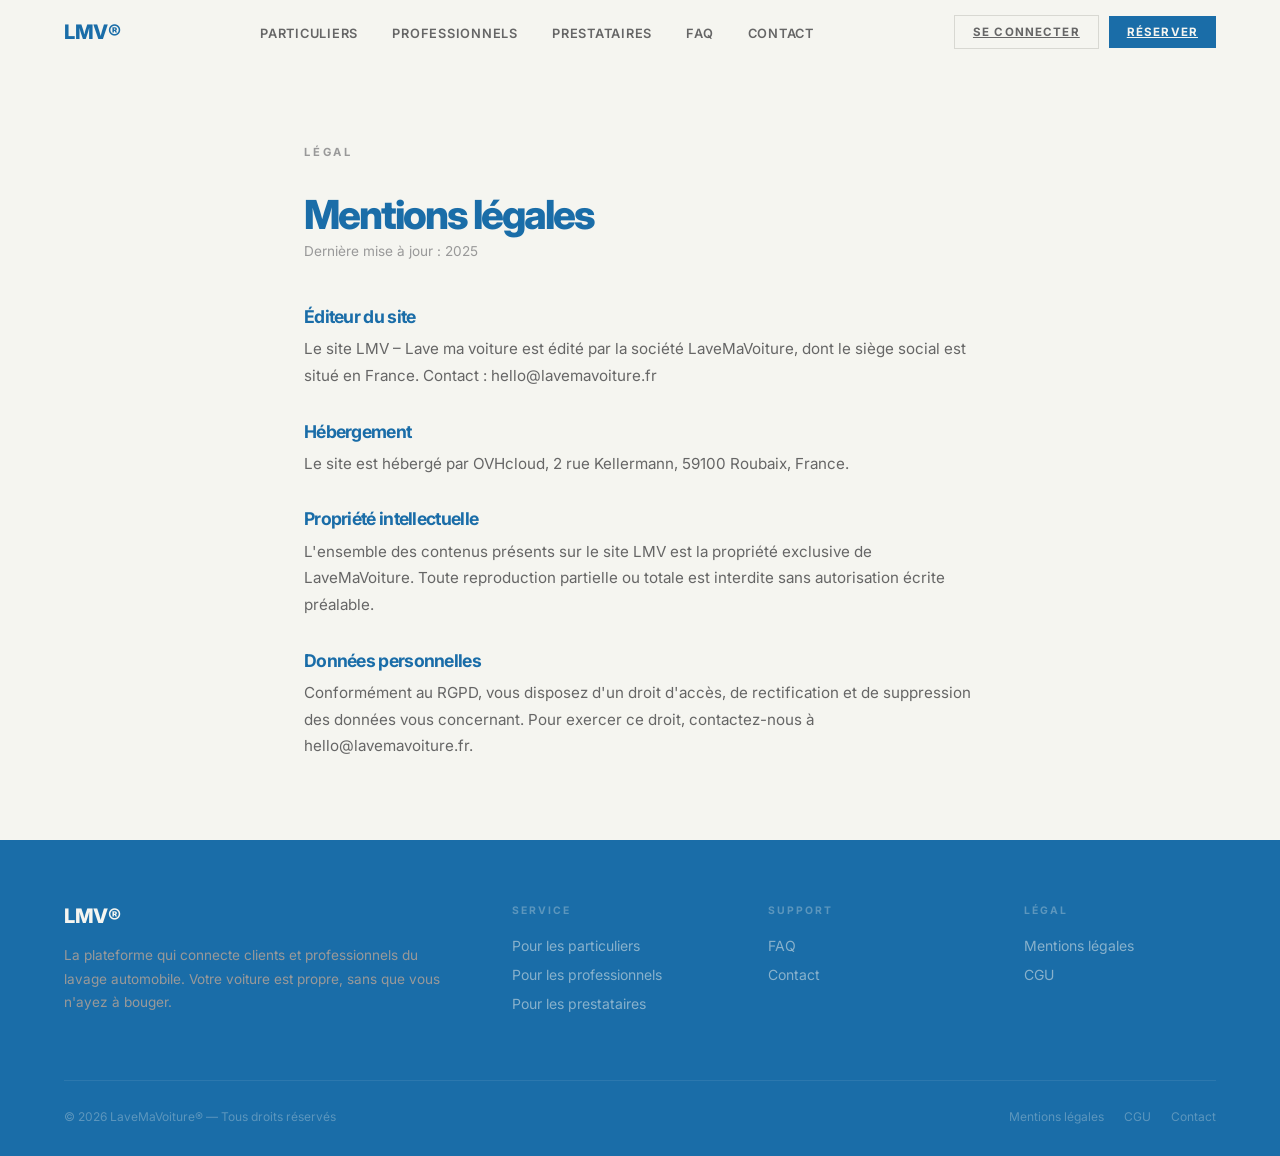
<file: pages/mentions-legales.html>
<!DOCTYPE html>
<html lang="fr">
<head>
<meta charset="UTF-8"/>
<meta name="viewport" content="width=device-width,initial-scale=1.0"/>
<link rel="icon" type="image/x-icon" href="/images/favicon.ico"/>
<link rel="apple-touch-icon" href="/images/icon-192.png"/>
<link rel="preconnect" href="https://fonts.googleapis.com"/>
<link rel="preconnect" href="https://fonts.gstatic.com" crossorigin/>
<link rel="preload" href="https://fonts.googleapis.com/css2?family=Inter:wght@400;500;700;800&display=swap" as="style" onload="this.onload=null;this.rel='stylesheet'"/>
<noscript><link href="https://fonts.googleapis.com/css2?family=Inter:wght@400;500;700;800&display=swap" rel="stylesheet"/></noscript>
<link rel="stylesheet" href="../assets/css/main.css"/>

<title>Mentions légales — LMV®</title>
<meta name="description" content="Mentions légales du site Lave Ma Voiture (LMV)."/>
</head>
<body>
<nav id="nav">
  <a class="nav-logo" href="../index.html">LMV®</a>
  <ul class="nav-links">
    <li><a href="particuliers.html">Particuliers</a></li>
    <li><a href="professionnels.html">Professionnels</a></li>
    <li><a href="prestataires.html">Prestataires</a></li>
    <li><a href="../index.html#faq-section">FAQ</a></li>
    <li><a href="contact.html">Contact</a></li>
  </ul>
  <div class="nav-cta">
    <a class="btn btn-ghost btn-sm" href="https://app.lavemavoiture.fr">Se connecter</a>
    <a class="btn btn-dark btn-sm" href="contact.html">Réserver</a>
  </div>
  <button class="hamburger" type="button" onclick="toggleMenu()" aria-label="Menu" aria-expanded="false" aria-controls="mobileMenu">
    <span></span><span></span><span></span>
  </button>
</nav>

<div class="mobile-menu" id="mobileMenu">
  <a href="particuliers.html">Particuliers</a>
  <a href="professionnels.html">Professionnels</a>
  <a href="prestataires.html">Prestataires</a>
  <a href="../index.html#faq-section">FAQ</a>
  <a href="contact.html">Contact</a>
  <div class="mob-cta">
    <a href="https://app.lavemavoiture.fr" class="btn btn-ghost">Se connecter</a>
    <a class="btn btn-dark" href="contact.html">Réserver maintenant</a>
  </div>
</div>


<main>
<div class="legal-wrap">
    <div class="eyebrow">Légal</div>
    <h1 class="legal-h1">Mentions légales</h1>
    <p class="legal-lead">Dernière mise à jour : 2025</p>
    <h2 class="legal-h2">Éditeur du site</h2>
    <p class="body-text">Le site LMV – Lave ma voiture est édité par la société LaveMaVoiture, dont le siège social est situé en France. Contact : hello@lavemavoiture.fr</p>
    <h2 class="legal-h2">Hébergement</h2>
    <p class="body-text">Le site est hébergé par OVHcloud, 2 rue Kellermann, 59100 Roubaix, France.</p>
    <h2 class="legal-h2">Propriété intellectuelle</h2>
    <p class="body-text">L'ensemble des contenus présents sur le site LMV est la propriété exclusive de LaveMaVoiture. Toute reproduction partielle ou totale est interdite sans autorisation écrite préalable.</p>
    <h2 class="legal-h2">Données personnelles</h2>
    <p class="body-text">Conformément au RGPD, vous disposez d'un droit d'accès, de rectification et de suppression des données vous concernant. Pour exercer ce droit, contactez-nous à hello@lavemavoiture.fr.</p>
  </div>
</main>
<footer>
  <div class="container">
    <div class="footer-grid">
      <div class="footer-brand">
        <a class="nav-logo footer-brand-logo" href="../index.html">LMV®</a>
        <p>La plateforme qui connecte clients et professionnels du lavage automobile. Votre voiture est propre, sans que vous n'ayez à bouger.</p>
      </div>
      <div class="footer-col">
        <h4>Service</h4>
        <a href="particuliers.html">Pour les particuliers</a>
        <a href="professionnels.html">Pour les professionnels</a>
        <a href="prestataires.html">Pour les prestataires</a>
      </div>
      <div class="footer-col">
        <h4>Support</h4>
        <a href="../index.html#faq-section">FAQ</a>
        <a href="contact.html">Contact</a>
      </div>
      <div class="footer-col">
        <h4>Légal</h4>
        <a href="mentions-legales.html">Mentions légales</a>
        <a href="cgu.html">CGU</a>
      </div>
    </div>
    <div class="footer-bottom">
      <span>© 2026 LaveMaVoiture® — Tous droits réservés</span>
      <div class="footer-bottom-links">
        <a href="mentions-legales.html">Mentions légales</a>
        <a href="cgu.html">CGU</a>
        <a href="contact.html">Contact</a>
      </div>
    </div>
  </div>
</footer>

<div class="toast" id="toast">✓ Message envoyé — Nous vous répondrons sous 24h.</div>

<script src="../assets/js/main.js"></script>

</body>
</html>
</file>
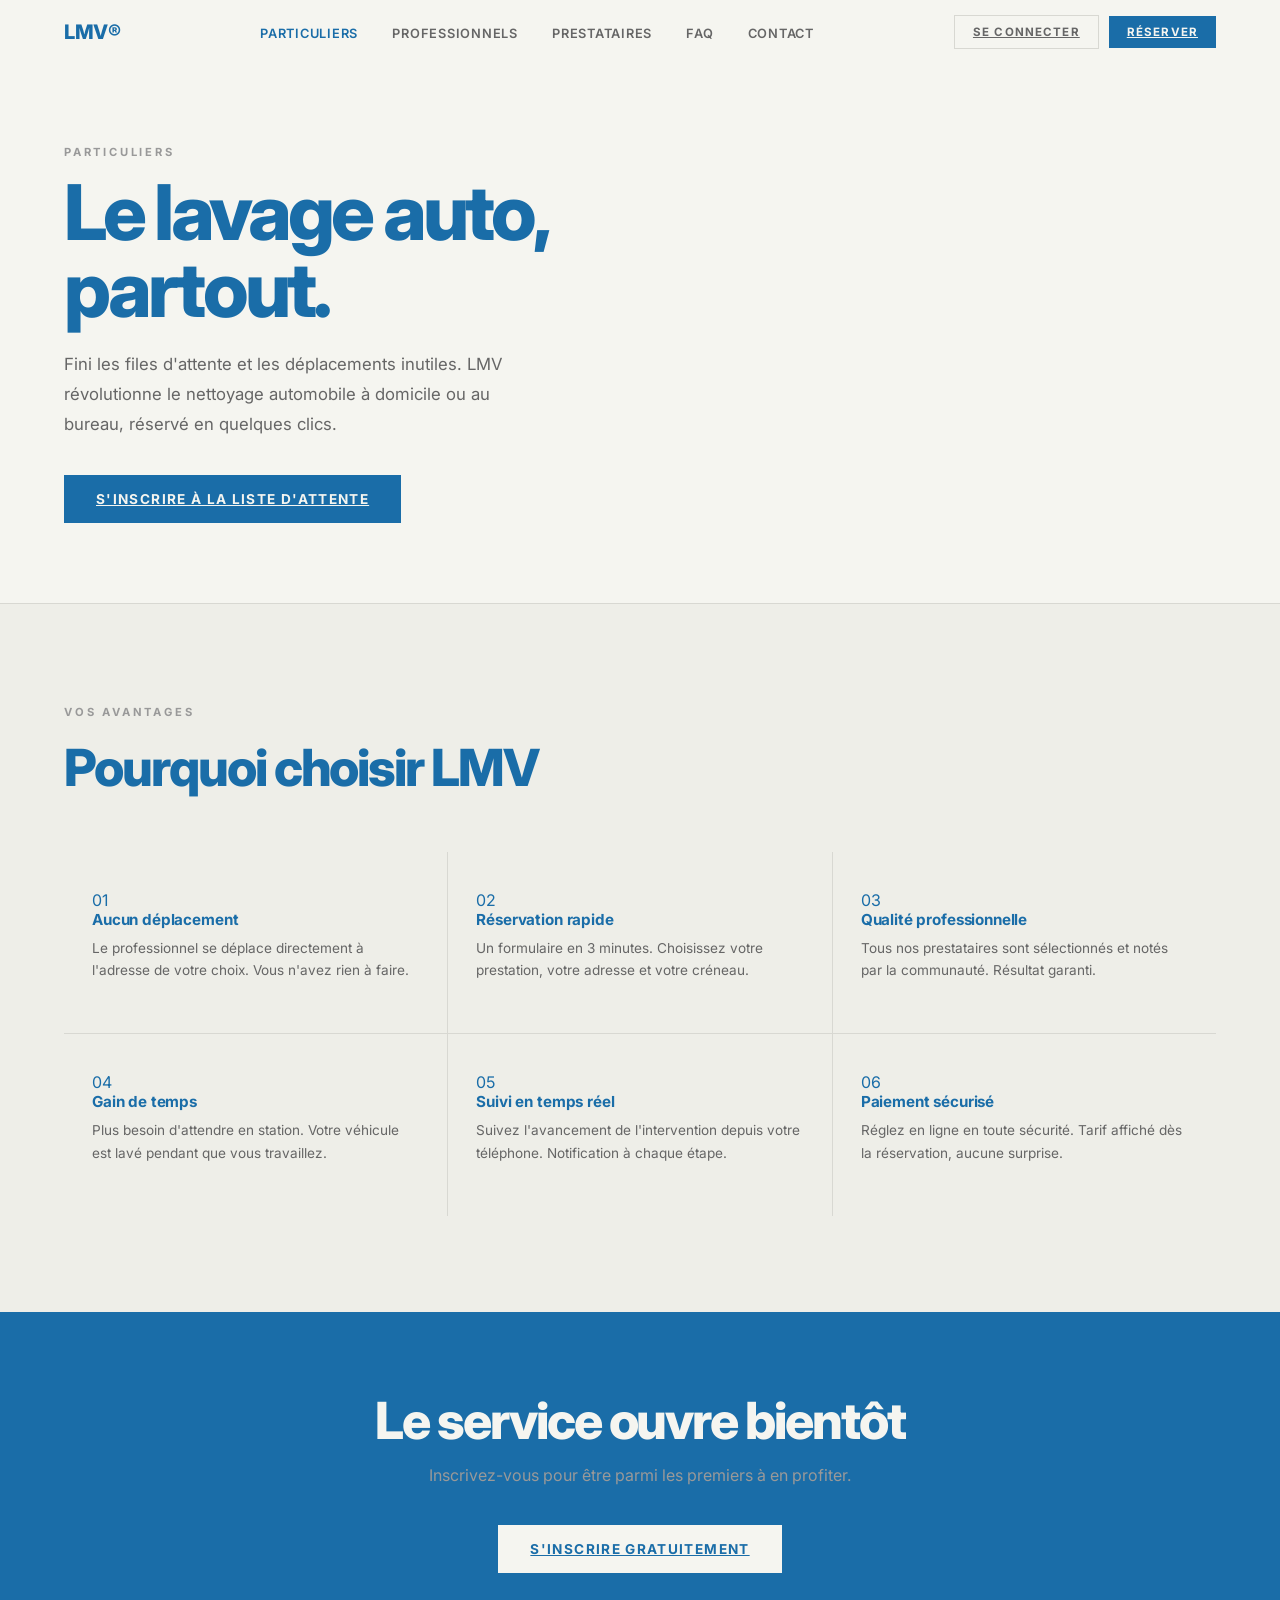
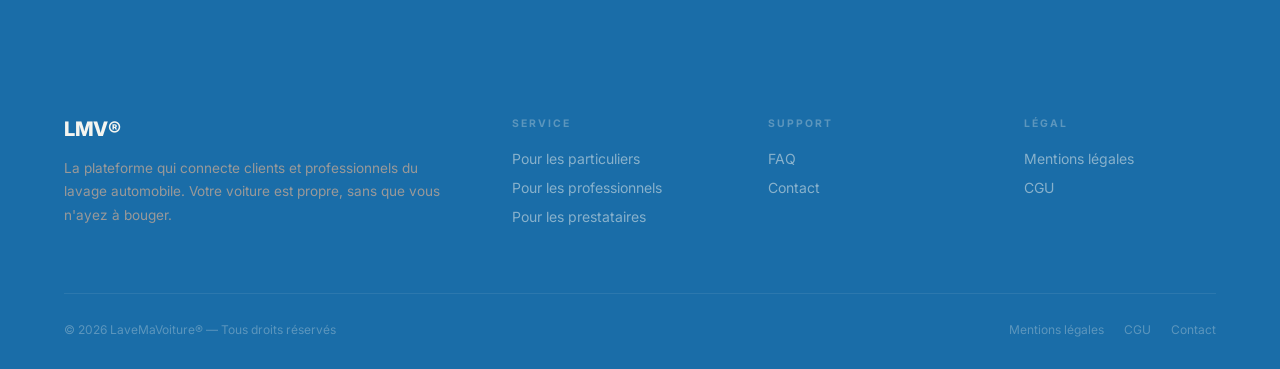
<file: pages/particuliers.html>
<!DOCTYPE html>
<html lang="fr">
<head>
<meta charset="UTF-8"/>
<meta name="viewport" content="width=device-width,initial-scale=1.0"/>
<link rel="icon" type="image/x-icon" href="/images/favicon.ico"/>
<link rel="apple-touch-icon" href="/images/icon-192.png"/>
<link rel="preconnect" href="https://fonts.googleapis.com"/>
<link rel="preconnect" href="https://fonts.gstatic.com" crossorigin/>
<link rel="preload" href="https://fonts.googleapis.com/css2?family=Inter:wght@400;500;700;800&display=swap" as="style" onload="this.onload=null;this.rel='stylesheet'"/>
<noscript><link href="https://fonts.googleapis.com/css2?family=Inter:wght@400;500;700;800&display=swap" rel="stylesheet"/></noscript>
<link rel="stylesheet" href="../assets/css/main.css"/>

<title>Particuliers — LMV® · Lave Ma Voiture</title>
<meta name="description" content="Lavage automobile à domicile ou au bureau pour les particuliers. LMV, le service qui vient à vous."/>
</head>
<body>
<nav id="nav">
  <a class="nav-logo" href="../index.html">LMV®</a>
  <ul class="nav-links">
    <li><a href="particuliers.html" class="active">Particuliers</a></li>
    <li><a href="professionnels.html">Professionnels</a></li>
    <li><a href="prestataires.html">Prestataires</a></li>
    <li><a href="../index.html#faq-section">FAQ</a></li>
    <li><a href="contact.html">Contact</a></li>
  </ul>
  <div class="nav-cta">
    <a class="btn btn-ghost btn-sm" href="https://app.lavemavoiture.fr">Se connecter</a>
    <a class="btn btn-dark btn-sm" href="contact.html">Réserver</a>
  </div>
  <button class="hamburger" type="button" onclick="toggleMenu()" aria-label="Menu" aria-expanded="false" aria-controls="mobileMenu">
    <span></span><span></span><span></span>
  </button>
</nav>

<div class="mobile-menu" id="mobileMenu">
  <a href="particuliers.html">Particuliers</a>
  <a href="professionnels.html">Professionnels</a>
  <a href="prestataires.html">Prestataires</a>
  <a href="../index.html#faq-section">FAQ</a>
  <a href="contact.html">Contact</a>
  <div class="mob-cta">
    <a href="https://app.lavemavoiture.fr" class="btn btn-ghost">Se connecter</a>
    <a class="btn btn-dark" href="contact.html">Réserver maintenant</a>
  </div>
</div>


<main>
<div class="inner-hero">
    <div class="container">
      <div class="eyebrow reveal">Particuliers</div>
      <h1 class="reveal">Le lavage auto,<br>partout.</h1>
      <p class="hero-sub reveal">Fini les files d'attente et les déplacements inutiles. LMV révolutionne le nettoyage automobile à domicile ou au bureau, réservé en quelques clics.</p>
      <div class="hero-actions reveal">
        <a class="btn btn-dark btn-lg" href="contact.html">S'inscrire à la liste d'attente</a>
      </div>
    </div>
  </div>

  <section style="background:var(--surface)">
    <div class="container">
      <div class="reveal" style="margin-bottom:56px">
        <div class="eyebrow">Vos avantages</div>
        <h2>Pourquoi choisir LMV</h2>
      </div>
      <div class="svc-grid">
        <div class="svc-card reveal"><div class="svc-emoji">01</div><h3>Aucun déplacement</h3><p>Le professionnel se déplace directement à l'adresse de votre choix. Vous n'avez rien à faire.</p></div>
        <div class="svc-card reveal reveal-delay-1"><div class="svc-emoji">02</div><h3>Réservation rapide</h3><p>Un formulaire en 3 minutes. Choisissez votre prestation, votre adresse et votre créneau.</p></div>
        <div class="svc-card reveal reveal-delay-2"><div class="svc-emoji">03</div><h3>Qualité professionnelle</h3><p>Tous nos prestataires sont sélectionnés et notés par la communauté. Résultat garanti.</p></div>
        <div class="svc-card reveal"><div class="svc-emoji">04</div><h3>Gain de temps</h3><p>Plus besoin d'attendre en station. Votre véhicule est lavé pendant que vous travaillez.</p></div>
        <div class="svc-card reveal reveal-delay-1"><div class="svc-emoji">05</div><h3>Suivi en temps réel</h3><p>Suivez l'avancement de l'intervention depuis votre téléphone. Notification à chaque étape.</p></div>
        <div class="svc-card reveal reveal-delay-2"><div class="svc-emoji">06</div><h3>Paiement sécurisé</h3><p>Réglez en ligne en toute sécurité. Tarif affiché dès la réservation, aucune surprise.</p></div>
      </div>
    </div>
  </section>

  <div class="cta-band">
    <div class="container">
      <h2>Le service ouvre bientôt</h2>
      <p>Inscrivez-vous pour être parmi les premiers à en profiter.</p>
      <div class="cta-band-btns">
        <a class="btn btn-light btn-lg" href="contact.html">S'inscrire gratuitement</a>
      </div>
    </div>
  </div>
</main>
<footer>
  <div class="container">
    <div class="footer-grid">
      <div class="footer-brand">
        <a class="nav-logo footer-brand-logo" href="../index.html">LMV®</a>
        <p>La plateforme qui connecte clients et professionnels du lavage automobile. Votre voiture est propre, sans que vous n'ayez à bouger.</p>
      </div>
      <div class="footer-col">
        <h4>Service</h4>
        <a href="particuliers.html">Pour les particuliers</a>
        <a href="professionnels.html">Pour les professionnels</a>
        <a href="prestataires.html">Pour les prestataires</a>
      </div>
      <div class="footer-col">
        <h4>Support</h4>
        <a href="../index.html#faq-section">FAQ</a>
        <a href="contact.html">Contact</a>
      </div>
      <div class="footer-col">
        <h4>Légal</h4>
        <a href="mentions-legales.html">Mentions légales</a>
        <a href="cgu.html">CGU</a>
      </div>
    </div>
    <div class="footer-bottom">
      <span>© 2026 LaveMaVoiture® — Tous droits réservés</span>
      <div style="display:flex;gap:20px">
        <a href="mentions-legales.html">Mentions légales</a>
        <a href="cgu.html">CGU</a>
        <a href="contact.html">Contact</a>
      </div>
    </div>
  </div>
</footer>

<div class="toast" id="toast">✓ Message envoyé — Nous vous répondrons sous 24h.</div>

<script src="../assets/js/main.js"></script>

</body>
</html>
</file>
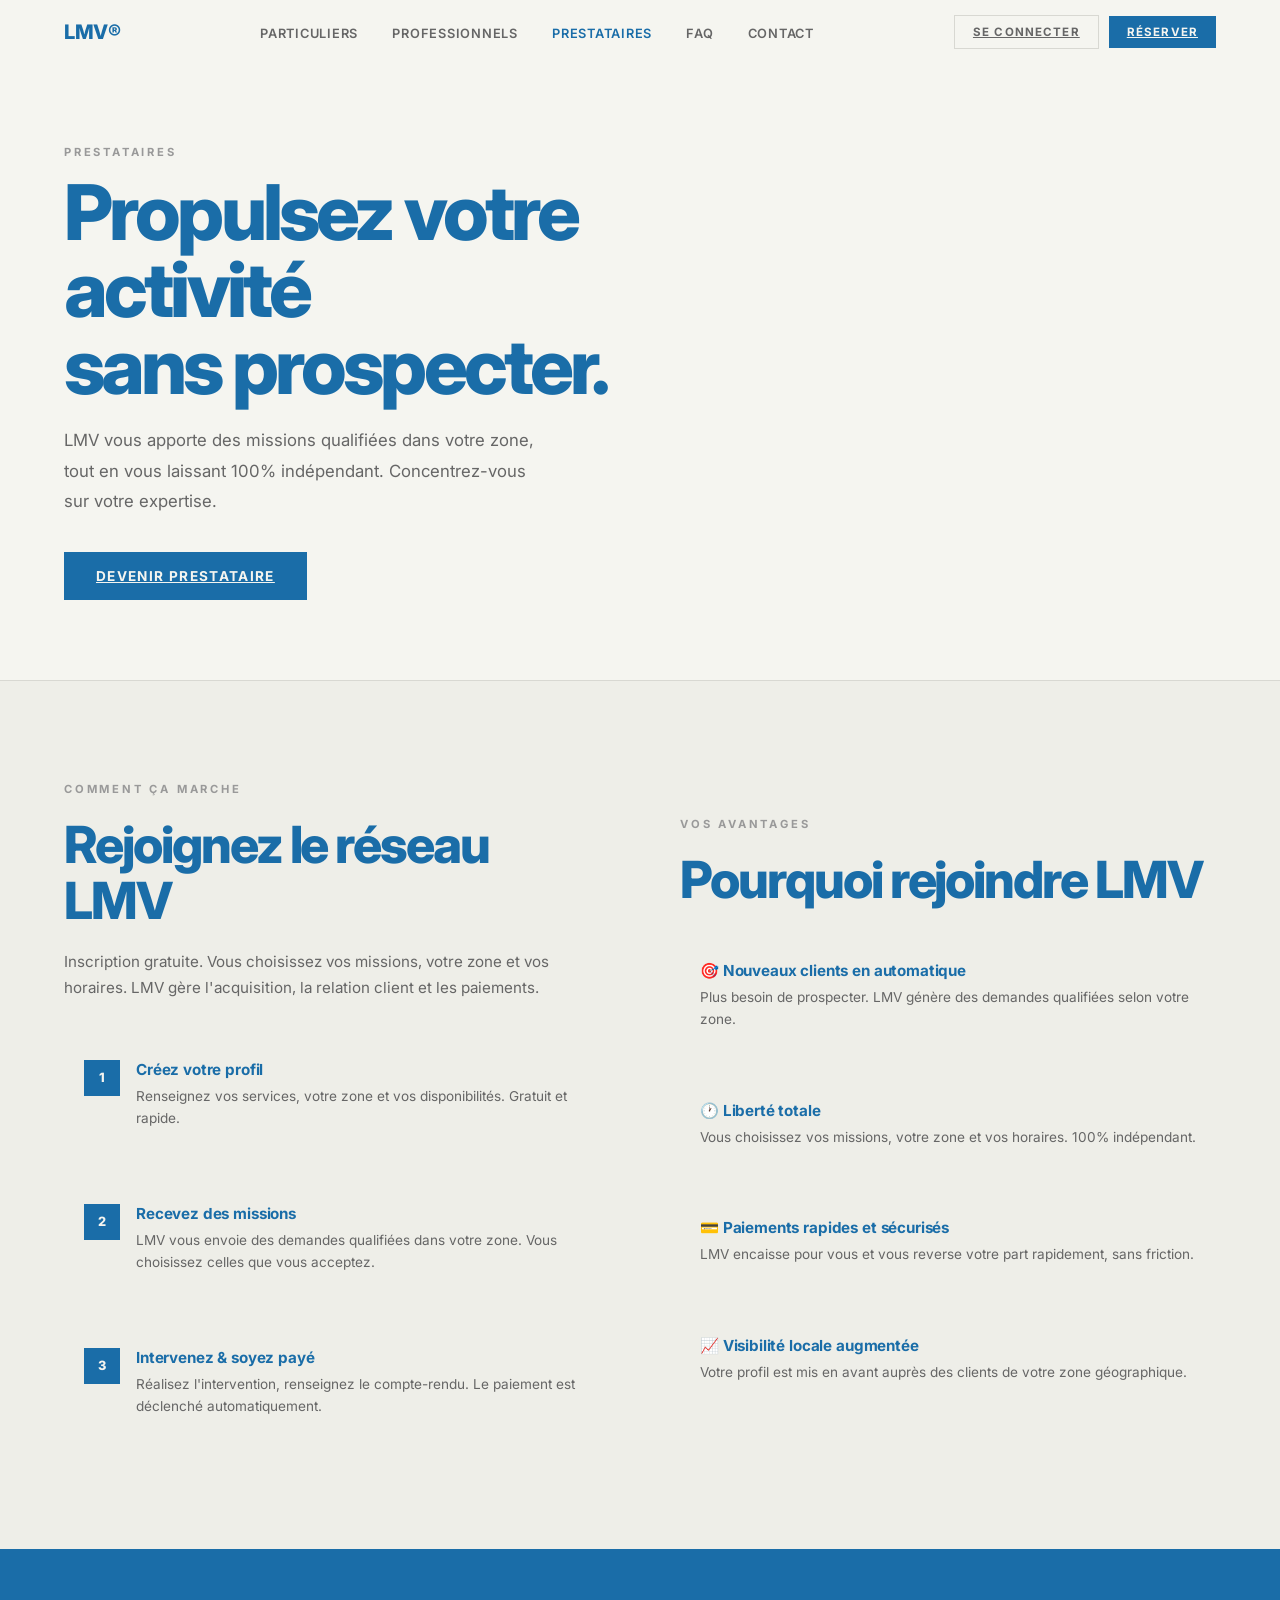
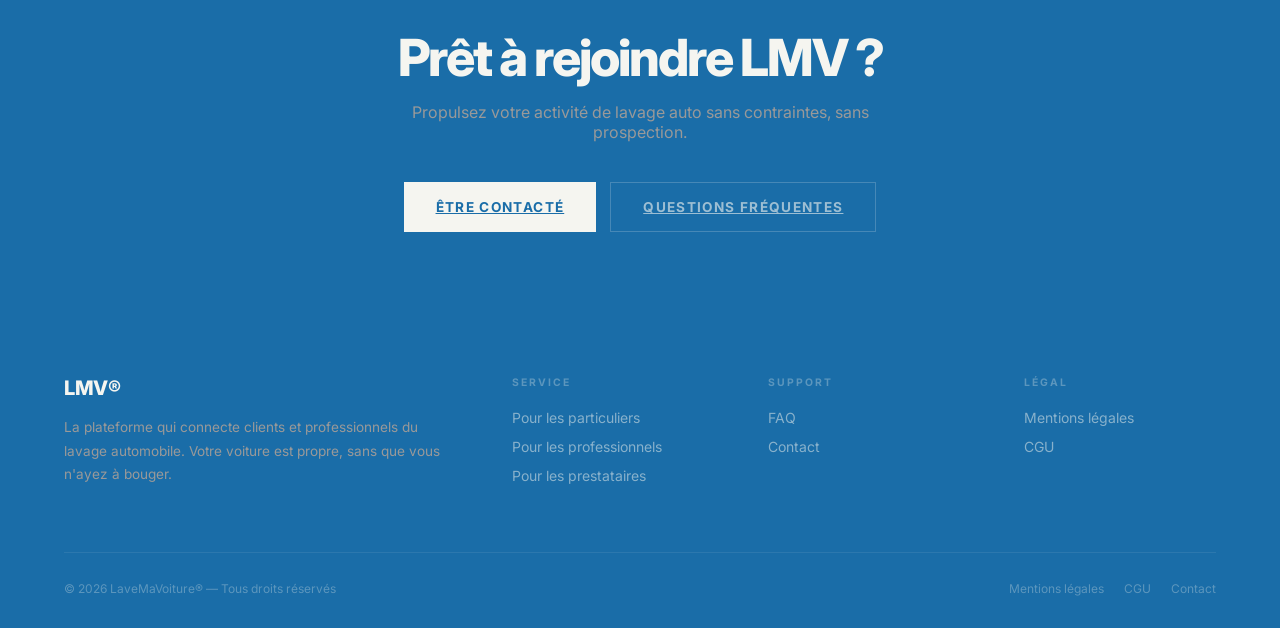
<file: pages/prestataires.html>
<!DOCTYPE html>
<html lang="fr">
<head>
<meta charset="UTF-8"/>
<meta name="viewport" content="width=device-width,initial-scale=1.0"/>
<link rel="icon" type="image/x-icon" href="/images/favicon.ico"/>
<link rel="apple-touch-icon" href="/images/icon-192.png"/>
<link rel="preconnect" href="https://fonts.googleapis.com"/>
<link rel="preconnect" href="https://fonts.gstatic.com" crossorigin/>
<link rel="preload" href="https://fonts.googleapis.com/css2?family=Inter:wght@400;500;700;800&display=swap" as="style" onload="this.onload=null;this.rel='stylesheet'"/>
<noscript><link href="https://fonts.googleapis.com/css2?family=Inter:wght@400;500;700;800&display=swap" rel="stylesheet"/></noscript>
<link rel="stylesheet" href="../assets/css/main.css"/>

<title>Prestataires — LMV® · Lave Ma Voiture</title>
<meta name="description" content="Rejoignez le réseau LMV : missions qualifiées, indépendance, paiements sécurisés."/>
</head>
<body>
<nav id="nav">
  <a class="nav-logo" href="../index.html">LMV®</a>
  <ul class="nav-links">
    <li><a href="particuliers.html">Particuliers</a></li>
    <li><a href="professionnels.html">Professionnels</a></li>
    <li><a href="prestataires.html" class="active">Prestataires</a></li>
    <li><a href="../index.html#faq-section">FAQ</a></li>
    <li><a href="contact.html">Contact</a></li>
  </ul>
  <div class="nav-cta">
    <a class="btn btn-ghost btn-sm" href="https://app.lavemavoiture.fr">Se connecter</a>
    <a class="btn btn-dark btn-sm" href="contact.html">Réserver</a>
  </div>
  <button class="hamburger" type="button" onclick="toggleMenu()" aria-label="Menu" aria-expanded="false" aria-controls="mobileMenu">
    <span></span><span></span><span></span>
  </button>
</nav>

<div class="mobile-menu" id="mobileMenu">
  <a href="particuliers.html">Particuliers</a>
  <a href="professionnels.html">Professionnels</a>
  <a href="prestataires.html">Prestataires</a>
  <a href="../index.html#faq-section">FAQ</a>
  <a href="contact.html">Contact</a>
  <div class="mob-cta">
    <a href="https://app.lavemavoiture.fr" class="btn btn-ghost">Se connecter</a>
    <a class="btn btn-dark" href="contact.html">Réserver maintenant</a>
  </div>
</div>


<main>
<div class="inner-hero">
    <div class="container">
      <div class="eyebrow reveal">Prestataires</div>
      <h1 class="reveal">Propulsez votre activité<br>sans prospecter.</h1>
      <p class="hero-sub reveal">LMV vous apporte des missions qualifiées dans votre zone, tout en vous laissant 100% indépendant. Concentrez-vous sur votre expertise.</p>
      <div class="hero-actions reveal">
        <a class="btn btn-dark btn-lg" href="contact.html">Devenir prestataire</a>
      </div>
    </div>
  </div>

  <section style="background:var(--surface)">
    <div class="container">
      <div style="display:grid;grid-template-columns:1fr 1fr;gap:80px" class="pro-grid-responsive">
        <div>
          <div class="eyebrow reveal">Comment ça marche</div>
          <h2 class="reveal">Rejoignez le réseau LMV</h2>
          <p class="body-text reveal" style="margin:20px 0 36px">Inscription gratuite. Vous choisissez vos missions, votre zone et vos horaires. LMV gère l'acquisition, la relation client et les paiements.</p>
          <div style="display:flex;flex-direction:column;gap:16px">
            <div class="svc-card reveal" style="display:flex;gap:16px;align-items:flex-start;padding:20px">
              <div style="width:36px;height:36px;background:var(--t1);display:flex;align-items:center;justify-content:center;font-size:.8rem;font-weight:800;color:var(--bg);flex-shrink:0">1</div>
              <div><h3 style="margin-bottom:6px;font-size:.95rem">Créez votre profil</h3><p style="font-size:.85rem;color:var(--t2)">Renseignez vos services, votre zone et vos disponibilités. Gratuit et rapide.</p></div>
            </div>
            <div class="svc-card reveal reveal-delay-1" style="display:flex;gap:16px;align-items:flex-start;padding:20px">
              <div style="width:36px;height:36px;background:var(--t1);display:flex;align-items:center;justify-content:center;font-size:.8rem;font-weight:800;color:var(--bg);flex-shrink:0">2</div>
              <div><h3 style="margin-bottom:6px;font-size:.95rem">Recevez des missions</h3><p style="font-size:.85rem;color:var(--t2)">LMV vous envoie des demandes qualifiées dans votre zone. Vous choisissez celles que vous acceptez.</p></div>
            </div>
            <div class="svc-card reveal reveal-delay-2" style="display:flex;gap:16px;align-items:flex-start;padding:20px">
              <div style="width:36px;height:36px;background:var(--t1);display:flex;align-items:center;justify-content:center;font-size:.8rem;font-weight:800;color:var(--bg);flex-shrink:0">3</div>
              <div><h3 style="margin-bottom:6px;font-size:.95rem">Intervenez & soyez payé</h3><p style="font-size:.85rem;color:var(--t2)">Réalisez l'intervention, renseignez le compte-rendu. Le paiement est déclenché automatiquement.</p></div>
            </div>
          </div>
        </div>
        <div>
          <div class="eyebrow reveal">Vos avantages</div>
          <h2 class="reveal">Pourquoi rejoindre LMV</h2>
          <div style="display:flex;flex-direction:column;gap:12px;margin-top:32px">
            <div class="svc-card reveal" style="padding:20px"><h3 style="margin-bottom:6px;font-size:.95rem">🎯 Nouveaux clients en automatique</h3><p style="font-size:.85rem;color:var(--t2)">Plus besoin de prospecter. LMV génère des demandes qualifiées selon votre zone.</p></div>
            <div class="svc-card reveal reveal-delay-1" style="padding:20px"><h3 style="margin-bottom:6px;font-size:.95rem">🕐 Liberté totale</h3><p style="font-size:.85rem;color:var(--t2)">Vous choisissez vos missions, votre zone et vos horaires. 100% indépendant.</p></div>
            <div class="svc-card reveal reveal-delay-2" style="padding:20px"><h3 style="margin-bottom:6px;font-size:.95rem">💳 Paiements rapides et sécurisés</h3><p style="font-size:.85rem;color:var(--t2)">LMV encaisse pour vous et vous reverse votre part rapidement, sans friction.</p></div>
            <div class="svc-card reveal reveal-delay-3" style="padding:20px"><h3 style="margin-bottom:6px;font-size:.95rem">📈 Visibilité locale augmentée</h3><p style="font-size:.85rem;color:var(--t2)">Votre profil est mis en avant auprès des clients de votre zone géographique.</p></div>
          </div>
        </div>
      </div>
    </div>
  </section>

  <div class="cta-band">
    <div class="container">
      <h2>Prêt à rejoindre LMV ?</h2>
      <p>Propulsez votre activité de lavage auto sans contraintes, sans prospection.</p>
      <div class="cta-band-btns">
        <a class="btn btn-light btn-lg" href="contact.html">Être contacté</a>
        <a class="btn btn-ghost-light btn-lg" href="../index.html#faq-section">Questions fréquentes</a>
      </div>
    </div>
  </div>
</main>
<footer>
  <div class="container">
    <div class="footer-grid">
      <div class="footer-brand">
        <a class="nav-logo footer-brand-logo" href="../index.html">LMV®</a>
        <p>La plateforme qui connecte clients et professionnels du lavage automobile. Votre voiture est propre, sans que vous n'ayez à bouger.</p>
      </div>
      <div class="footer-col">
        <h4>Service</h4>
        <a href="particuliers.html">Pour les particuliers</a>
        <a href="professionnels.html">Pour les professionnels</a>
        <a href="prestataires.html">Pour les prestataires</a>
      </div>
      <div class="footer-col">
        <h4>Support</h4>
        <a href="../index.html#faq-section">FAQ</a>
        <a href="contact.html">Contact</a>
      </div>
      <div class="footer-col">
        <h4>Légal</h4>
        <a href="mentions-legales.html">Mentions légales</a>
        <a href="cgu.html">CGU</a>
      </div>
    </div>
    <div class="footer-bottom">
      <span>© 2026 LaveMaVoiture® — Tous droits réservés</span>
      <div style="display:flex;gap:20px">
        <a href="mentions-legales.html">Mentions légales</a>
        <a href="cgu.html">CGU</a>
        <a href="contact.html">Contact</a>
      </div>
    </div>
  </div>
</footer>

<div class="toast" id="toast">✓ Message envoyé — Nous vous répondrons sous 24h.</div>

<script src="../assets/js/main.js"></script>

</body>
</html>
</file>
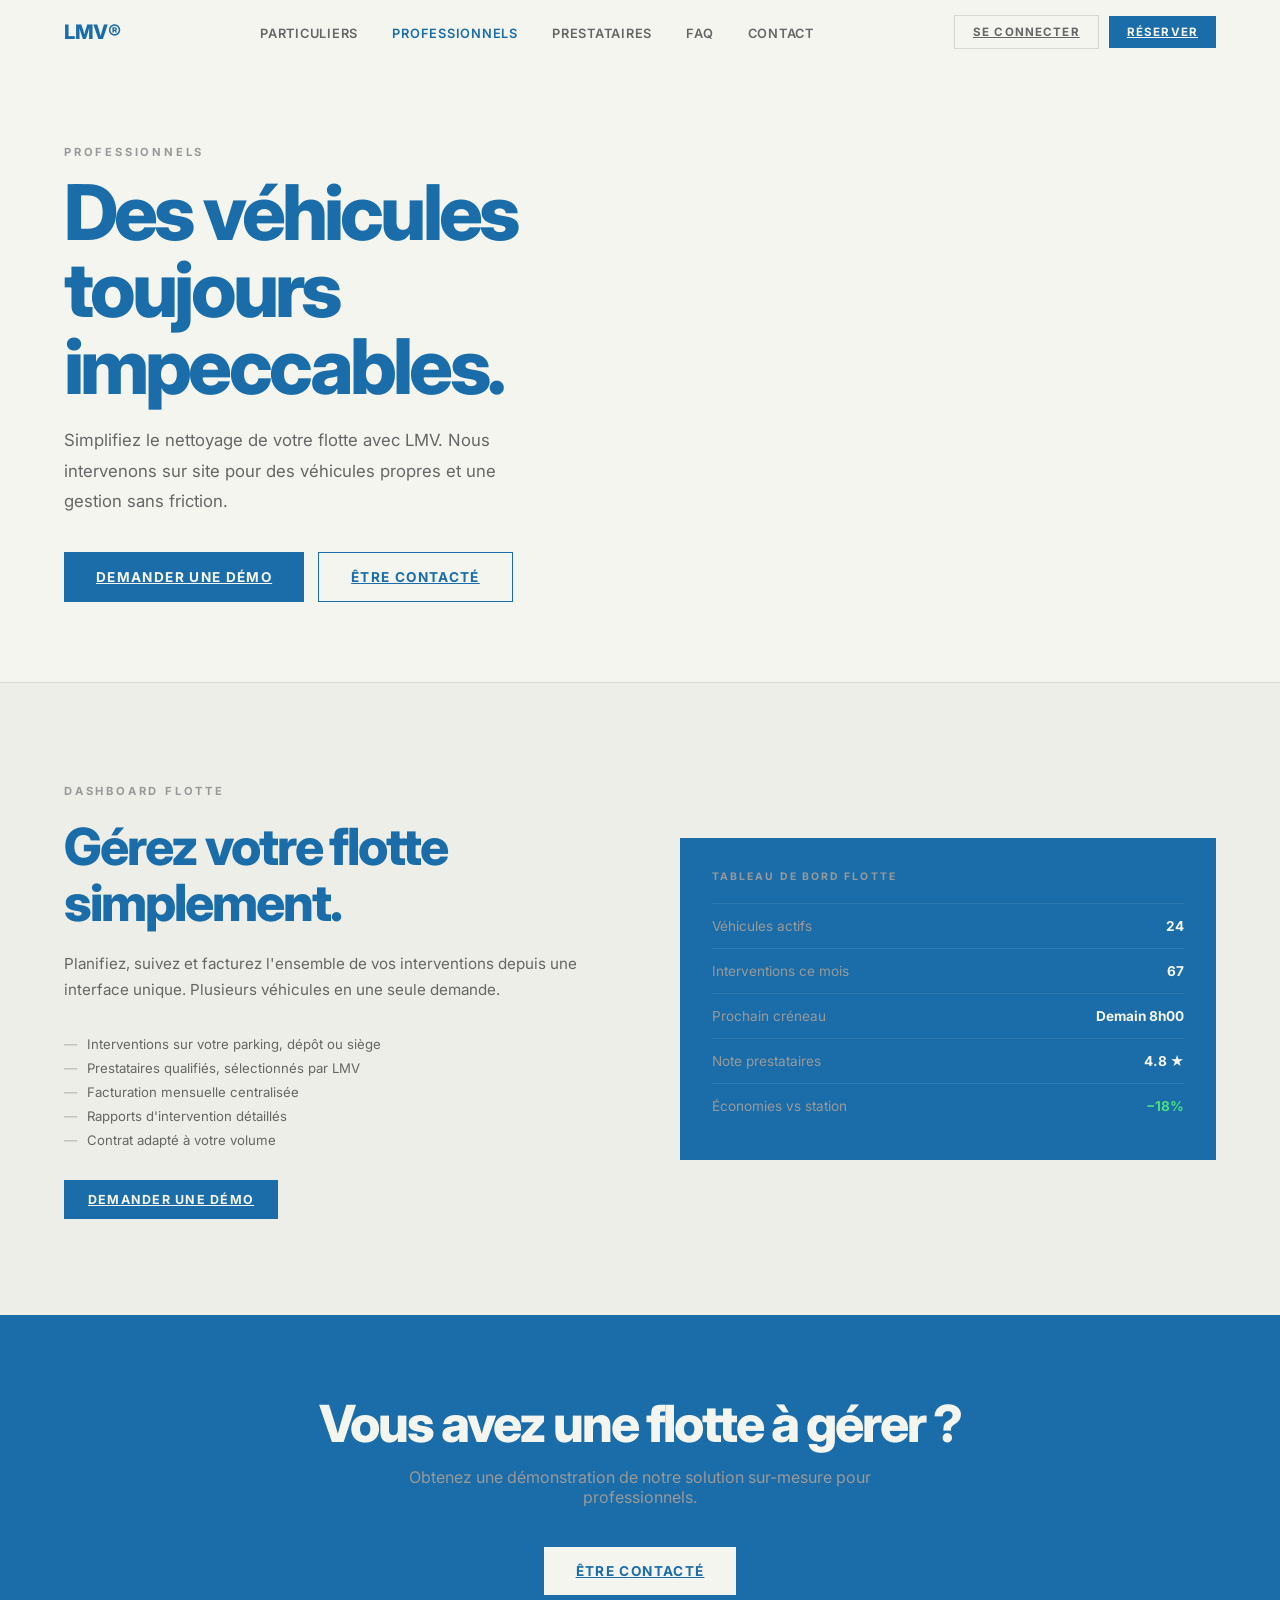
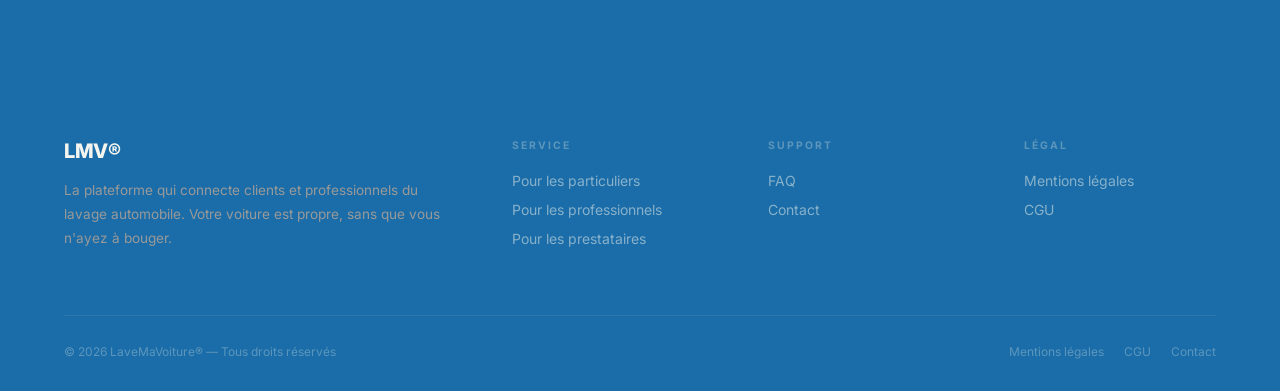
<file: pages/professionnels.html>
<!DOCTYPE html>
<html lang="fr">
<head>
<meta charset="UTF-8"/>
<meta name="viewport" content="width=device-width,initial-scale=1.0"/>
<link rel="icon" type="image/x-icon" href="/images/favicon.ico"/>
<link rel="apple-touch-icon" href="/images/icon-192.png"/>
<link rel="preconnect" href="https://fonts.googleapis.com"/>
<link rel="preconnect" href="https://fonts.gstatic.com" crossorigin/>
<link rel="preload" href="https://fonts.googleapis.com/css2?family=Inter:wght@400;500;700;800&display=swap" as="style" onload="this.onload=null;this.rel='stylesheet'"/>
<noscript><link href="https://fonts.googleapis.com/css2?family=Inter:wght@400;500;700;800&display=swap" rel="stylesheet"/></noscript>
<link rel="stylesheet" href="../assets/css/main.css"/>

<title>Professionnels — LMV® · Lave Ma Voiture</title>
<meta name="description" content="Gestion de flotte et lavage auto sur site pour les entreprises avec LMV."/>
</head>
<body>
<nav id="nav">
  <a class="nav-logo" href="../index.html">LMV®</a>
  <ul class="nav-links">
    <li><a href="particuliers.html">Particuliers</a></li>
    <li><a href="professionnels.html" class="active">Professionnels</a></li>
    <li><a href="prestataires.html">Prestataires</a></li>
    <li><a href="../index.html#faq-section">FAQ</a></li>
    <li><a href="contact.html">Contact</a></li>
  </ul>
  <div class="nav-cta">
    <a class="btn btn-ghost btn-sm" href="https://app.lavemavoiture.fr">Se connecter</a>
    <a class="btn btn-dark btn-sm" href="contact.html">Réserver</a>
  </div>
  <button class="hamburger" type="button" onclick="toggleMenu()" aria-label="Menu" aria-expanded="false" aria-controls="mobileMenu">
    <span></span><span></span><span></span>
  </button>
</nav>

<div class="mobile-menu" id="mobileMenu">
  <a href="particuliers.html">Particuliers</a>
  <a href="professionnels.html">Professionnels</a>
  <a href="prestataires.html">Prestataires</a>
  <a href="../index.html#faq-section">FAQ</a>
  <a href="contact.html">Contact</a>
  <div class="mob-cta">
    <a href="https://app.lavemavoiture.fr" class="btn btn-ghost">Se connecter</a>
    <a class="btn btn-dark" href="contact.html">Réserver maintenant</a>
  </div>
</div>


<main>
<div class="inner-hero">
    <div class="container">
      <div class="eyebrow reveal">Professionnels</div>
      <h1 class="reveal">Des véhicules toujours<br>impeccables.</h1>
      <p class="hero-sub reveal">Simplifiez le nettoyage de votre flotte avec LMV. Nous intervenons sur site pour des véhicules propres et une gestion sans friction.</p>
      <div class="hero-actions reveal">
        <a class="btn btn-dark btn-lg" href="contact.html">Demander une démo</a>
        <a class="btn btn-outline btn-lg" href="contact.html">Être contacté</a>
      </div>
    </div>
  </div>

  <section class="pro-section">
    <div class="container">
      <div class="pro-grid-responsive">
        <div class="reveal">
          <div class="eyebrow">Dashboard flotte</div>
          <h2>Gérez votre flotte<br>simplement.</h2>
          <p class="body-text pro-lead">Planifiez, suivez et facturez l'ensemble de vos interventions depuis une interface unique. Plusieurs véhicules en une seule demande.</p>
          <ul class="aud-list pro-list-margin">
            <li>Interventions sur votre parking, dépôt ou siège</li>
            <li>Prestataires qualifiés, sélectionnés par LMV</li>
            <li>Facturation mensuelle centralisée</li>
            <li>Rapports d'intervention détaillés</li>
            <li>Contrat adapté à votre volume</li>
          </ul>
          <a class="btn btn-dark" href="contact.html">Demander une démo</a>
        </div>
        <div class="reveal reveal-delay-1">
          <div class="pro-dash">
            <div class="pro-dash-title">Tableau de bord flotte</div>
            <div class="pro-dash-rows">
              <div class="pro-dash-row"><span class="pro-dash-metric">Véhicules actifs</span><span class="pro-dash-val">24</span></div>
              <div class="pro-dash-row"><span class="pro-dash-metric">Interventions ce mois</span><span class="pro-dash-val">67</span></div>
              <div class="pro-dash-row"><span class="pro-dash-metric">Prochain créneau</span><span class="pro-dash-val">Demain 8h00</span></div>
              <div class="pro-dash-row"><span class="pro-dash-metric">Note prestataires</span><span class="pro-dash-val">4.8 ★</span></div>
              <div class="pro-dash-row"><span class="pro-dash-metric">Économies vs station</span><span class="pro-dash-val pro-dash-val--accent">−18%</span></div>
            </div>
          </div>
        </div>
      </div>
    </div>
  </section>

  <div class="cta-band">
    <div class="container">
      <h2>Vous avez une flotte à gérer ?</h2>
      <p>Obtenez une démonstration de notre solution sur-mesure pour professionnels.</p>
      <div class="cta-band-btns">
        <a class="btn btn-light btn-lg" href="contact.html">Être contacté</a>
      </div>
    </div>
  </div>
</main>
<footer>
  <div class="container">
    <div class="footer-grid">
      <div class="footer-brand">
        <a class="nav-logo footer-brand-logo" href="../index.html">LMV®</a>
        <p>La plateforme qui connecte clients et professionnels du lavage automobile. Votre voiture est propre, sans que vous n'ayez à bouger.</p>
      </div>
      <div class="footer-col">
        <h4>Service</h4>
        <a href="particuliers.html">Pour les particuliers</a>
        <a href="professionnels.html">Pour les professionnels</a>
        <a href="prestataires.html">Pour les prestataires</a>
      </div>
      <div class="footer-col">
        <h4>Support</h4>
        <a href="../index.html#faq-section">FAQ</a>
        <a href="contact.html">Contact</a>
      </div>
      <div class="footer-col">
        <h4>Légal</h4>
        <a href="mentions-legales.html">Mentions légales</a>
        <a href="cgu.html">CGU</a>
      </div>
    </div>
    <div class="footer-bottom">
      <span>© 2026 LaveMaVoiture® — Tous droits réservés</span>
      <div class="footer-bottom-links">
        <a href="mentions-legales.html">Mentions légales</a>
        <a href="cgu.html">CGU</a>
        <a href="contact.html">Contact</a>
      </div>
    </div>
  </div>
</footer>

<div class="toast" id="toast">✓ Message envoyé — Nous vous répondrons sous 24h.</div>

<script src="../assets/js/main.js"></script>

</body>
</html>
</file>
<file: assets/css/main.css>
:root{
  --bg:       #F5F5F0;
  --surface:  #EEEEE8;
  --border:   #D8D8D2;
  --t3:       #999999;
  --t2:       #666666;
  --brand-1:  #2D8FD6;
  --brand-2:  #1A6DA8;
  --brand-2-dark: #155F92;
  --t1:       var(--brand-2);
  --accent:   var(--brand-1);
  --white:    #FFFFFF;
  --max:      1280px;
  --ease:     cubic-bezier(.4,0,.2,1);
}
*{box-sizing:border-box;margin:0;padding:0}
html{
  scroll-behavior:smooth;font-size:16px;
  overflow-x:hidden;max-width:100%;
}
body{
  font-family:'Inter',sans-serif;background:var(--bg);color:var(--t1);
  -webkit-font-smoothing:antialiased;
  overflow-x:hidden;max-width:100%;
}
main{display:block;overflow-x:hidden;max-width:100%}

/* ── PAGE ROUTER ── */
.page{display:none}
.page.active{display:block}

/* ── NAV ── */
nav{
  position:fixed;top:0;left:0;right:0;z-index:100;
  height:64px;
  display:flex;align-items:center;justify-content:space-between;
  padding:0 5%;
  background:rgba(245,245,240,.92);
  backdrop-filter:blur(20px);
  border-bottom:1px solid transparent;
  transition:border-color .3s;
}
nav.scrolled{border-color:var(--border)}
.nav-logo{
  font-size:1.25rem;font-weight:800;letter-spacing:-.025em;
  color:var(--t1);cursor:pointer;text-decoration:none;
}
.nav-links{display:flex;align-items:center;gap:2px;list-style:none}
.nav-links a{
  padding:8px 16px;font-size:.8rem;font-weight:600;
  letter-spacing:.06em;text-transform:uppercase;
  color:var(--t2);text-decoration:none;cursor:pointer;
  transition:color .2s;
}
.nav-links a:hover,.nav-links a.active{color:var(--t1)}
.nav-cta{display:flex;gap:10px;align-items:center}

/* ── BOUTONS ── */
.btn{
  display:inline-flex;align-items:center;gap:8px;
  padding:12px 24px;border-radius:0;
  font-family:'Inter',sans-serif;font-size:.78rem;
  font-weight:700;letter-spacing:.1em;text-transform:uppercase;
  cursor:pointer;border:none;transition:all .2s var(--ease);
  white-space:nowrap;
}
.btn-dark{background:var(--t1);color:var(--bg)}
.btn-dark:hover{background:var(--brand-2-dark)}
.btn-outline{background:transparent;color:var(--t1);border:1.5px solid var(--t1)}
.btn-outline:hover{background:var(--t1);color:var(--bg)}
.btn-ghost{background:transparent;color:var(--t2);border:1px solid var(--border)}
.btn-ghost:hover{border-color:var(--t1);color:var(--t1)}
.btn-sm{padding:9px 18px;font-size:.72rem}
.btn-lg{padding:16px 32px;font-size:.85rem}

/* ── HAMBURGER ── */
.hamburger{display:none;flex-direction:column;gap:5px;background:none;border:none;cursor:pointer;padding:4px}
.hamburger span{display:block;width:22px;height:1.5px;background:var(--t1);transition:all .3s}
.mobile-menu{
  display:none;position:fixed;top:64px;left:0;right:0;
  background:var(--bg);border-bottom:1px solid var(--border);
  padding:24px 5%;z-index:99;
}
.mobile-menu.open{display:block}
/* Liens de navigation uniquement — pas les .btn du bloc CTA */
.mobile-menu > a{
  display:block;padding:14px 0;
  font-size:.85rem;font-weight:600;letter-spacing:.06em;text-transform:uppercase;
  color:var(--t2);text-decoration:none;border-bottom:1px solid var(--border);cursor:pointer;
}
.mobile-menu > a:last-of-type{border-bottom-color:transparent}
.mobile-menu .mob-cta{
  display:flex;flex-direction:column;gap:12px;margin-top:24px;
  padding-top:20px;border-top:1px solid var(--border);
}
.mobile-menu .mob-cta .btn{
  display:inline-flex;width:100%;box-sizing:border-box;
  justify-content:center;text-align:center;
  white-space:normal;line-height:1.35;
  padding:14px 20px;font-size:.72rem;
}

/* ── SECTIONS ── */
section{padding:96px 5%}
.container{max-width:var(--max);margin:0 auto;width:100%;min-width:0}
.eyebrow{
  display:inline-block;
  font-size:.7rem;font-weight:700;letter-spacing:.25em;text-transform:uppercase;
  color:var(--t3);margin-bottom:20px;
}
h1,.h1{font-size:clamp(2.8rem,6vw,5rem);font-weight:800;letter-spacing:-.05em;line-height:1.0}
h2,.h2{font-size:clamp(2rem,4vw,3.2rem);font-weight:800;letter-spacing:-.04em;line-height:1.1}
h3,.h3{font-size:clamp(1.2rem,2vw,1.6rem);font-weight:700;letter-spacing:-.02em}
.body-text{font-size:.95rem;color:var(--t2);line-height:1.75}

/* ── HERO ── */
#hero{
  min-height:100vh;display:flex;align-items:center;
  padding-top:64px;
  background:var(--bg);
  position:relative;overflow:hidden;
}
.hero-grid{
  display:grid;grid-template-columns:minmax(0,1fr) minmax(0,1fr);
  gap:80px;align-items:center;
}
.hero-kicker{
  font-size:.7rem;font-weight:700;letter-spacing:.3em;text-transform:uppercase;
  color:var(--t3);margin-bottom:28px;
  display:flex;align-items:center;gap:12px;
}
.hero-kicker::before{content:'';display:block;width:32px;height:1px;background:var(--t3)}
.hero-title{margin-bottom:24px}
.hero-title em{font-style:normal;position:relative;display:inline-block}
.hero-title em::after{
  content:'';position:absolute;bottom:4px;left:0;right:0;height:2px;
  background:var(--t1);opacity:.2;
}
.hero-sub{font-size:1.05rem;color:var(--t2);line-height:1.8;margin-bottom:36px;max-width:480px}
.hero-actions{display:flex;gap:14px;flex-wrap:wrap}
.hero-stats{
  display:flex;gap:40px;margin-top:56px;
  padding-top:40px;border-top:1px solid var(--border);
}
.hero-stat-val{font-size:2rem;font-weight:800;letter-spacing:-.04em;color:var(--t1)}
.hero-stat-lab{font-size:.75rem;font-weight:600;letter-spacing:.06em;text-transform:uppercase;color:var(--t3);margin-top:4px}

/* Carte hero droite */
.hero-visual{position:relative}
.hero-card{
  background:linear-gradient(160deg, var(--brand-2) 0%, #0f5c92 55%, #0b4f83 100%);
  padding:32px;
  position:relative;
  border:1px solid rgba(255,255,255,.08);
  box-shadow:0 24px 80px rgba(10,25,41,.22);
}
.hc-label{
  font-size:.65rem;font-weight:700;letter-spacing:.22em;text-transform:uppercase;
  color:rgba(255,255,255,.62);
  margin-bottom:16px
}
.hc-title{
  font-size:1.1rem;font-weight:700;
  color:#FFFFFF;
  letter-spacing:-.02em;
  margin-bottom:24px
}
.hc-steps{display:flex;flex-direction:column;gap:12px}
.hc-step{
  display:flex;align-items:center;gap:14px;
  padding:12px 16px;
  background:rgba(255,255,255,.08);
  border:1px solid rgba(255,255,255,.06);
}
.hc-step-num{
  width:28px;height:28px;
  display:flex;align-items:center;justify-content:center;
  font-size:.7rem;font-weight:800;
  border:1px solid rgba(255,255,255,.18);
  color:rgba(255,255,255,.55);
  background:rgba(255,255,255,.06);
  flex-shrink:0;
}
.hc-step-num.done{
  background:rgba(255,255,255,.92);
  color:var(--brand-2);
  border-color:rgba(255,255,255,.92);
}
.hc-step-num.active{
  background:var(--brand-1);
  color:#FFFFFF;
  border-color:var(--brand-1);
}
.hc-step-text{font-size:.85rem;font-weight:500;color:rgba(255,255,255,.72)}
.hc-step-text.active{color:#FFFFFF}
.hc-badge{
  position:absolute;bottom:-20px;right:-20px;
  background:var(--bg);padding:16px 20px;
  border:1px solid var(--border);
}
.hc-badge-val{font-size:1.5rem;font-weight:800;letter-spacing:-.03em}
.hc-badge-lab{font-size:.65rem;font-weight:600;letter-spacing:.1em;text-transform:uppercase;color:var(--t3)}

/* ── BANDE CHIFFRES ── */
.numbers-band{background:var(--t1);padding:48px 5%}
.numbers-grid{display:grid;grid-template-columns:repeat(4,1fr);gap:1px;background:rgba(245,245,240,.08)}
.number-item{padding:32px;background:var(--t1);text-align:center;min-width:0}
.number-val{font-size:2.5rem;font-weight:800;letter-spacing:-.05em;color:var(--bg)}
.number-lab{font-size:.7rem;font-weight:600;letter-spacing:.15em;text-transform:uppercase;color:var(--t3);margin-top:8px}

/* ── COMMENT ÇA MARCHE ── */
#how{background:var(--surface);min-width:0;overflow-x:clip}
.how-tabs{
  display:grid;
  grid-template-columns:repeat(3,minmax(0,1fr));
  gap:0;
  margin-bottom:56px;
  min-width:0;
  box-shadow:0 1px 0 0 var(--border);
}
.how-tab{
  padding:12px clamp(6px,2.2vw,28px);
  font-size:clamp(.6rem,2.1vw,.78rem);
  font-weight:700;
  letter-spacing:.05em;text-transform:uppercase;
  color:var(--t3);cursor:pointer;border:none;background:none;
  border-bottom:2px solid transparent;margin-bottom:-1px;
  transition:all .2s;font-family:'Inter',sans-serif;
  white-space:normal;
  text-align:center;
  line-height:1.25;
  min-width:0;
}
.how-tab.active{color:var(--t1);border-color:var(--t1)}
.how-content{display:none;min-width:0}
.how-content.active{display:grid;grid-template-columns:repeat(4,minmax(0,1fr));gap:1px;background:var(--border)}
.how-step{background:var(--bg);padding:32px 24px;min-width:0}
.how-num{
  font-size:3rem;font-weight:800;letter-spacing:-.06em;
  color:rgba(10,10,10,.08);margin-bottom:20px;line-height:1;
}
.how-step h3{font-size:1rem;font-weight:700;letter-spacing:-.01em;margin-bottom:10px}
.how-step p{font-size:.875rem;color:var(--t2);line-height:1.7;overflow-wrap:anywhere}

/* ── AUDIENCES ── */
#audiences{background:var(--bg);min-width:0;overflow-x:clip}
.aud-grid{display:grid;grid-template-columns:repeat(3,minmax(0,1fr));gap:1px;background:var(--border)}
.aud-card{
  background:var(--bg);padding:48px 36px;
  cursor:pointer;transition:background .3s;
  display:flex;flex-direction:column;
  min-width:0;
}
a.aud-card{text-decoration:none;color:inherit}
.aud-card:hover{background:var(--surface)}
.aud-num{font-size:.65rem;font-weight:700;letter-spacing:.2em;text-transform:uppercase;color:var(--t3);margin-bottom:32px}
.aud-icon{font-size:2rem;margin-bottom:24px}
.aud-card h3{font-size:1.4rem;font-weight:800;letter-spacing:-.03em;margin-bottom:14px}
.aud-card p{font-size:.9rem;color:var(--t2);line-height:1.75;margin-bottom:28px;flex:1;overflow-wrap:anywhere}
.aud-list{list-style:none;display:flex;flex-direction:column;gap:8px;margin-bottom:32px}
.aud-list li{font-size:.825rem;color:var(--t2);display:flex;align-items:flex-start;gap:10px;overflow-wrap:anywhere}
.aud-list li::before{content:'—';color:var(--t3);flex-shrink:0;font-weight:300}
.aud-link{
  font-size:.72rem;font-weight:700;letter-spacing:.1em;text-transform:uppercase;
  color:var(--t1);text-decoration:none;cursor:pointer;
  display:flex;align-items:center;gap:8px;margin-top:auto;
  transition:gap .2s;
}
.aud-link:hover{gap:14px}

/* ── SERVICES ── */
#services{background:var(--surface);min-width:0;overflow-x:clip}
.svc-header{display:flex;justify-content:space-between;align-items:flex-end;gap:24px;flex-wrap:wrap;margin-bottom:56px}
.svc-header > div{min-width:0;flex:1 1 220px}
.svc-grid{display:grid;grid-template-columns:repeat(3,minmax(0,1fr));gap:1px;background:var(--border)}
.svc-card{
  background:var(--surface);padding:36px 28px;
  border-top:2px solid transparent;
  transition:all .3s;
  min-width:0;
}
.svc-card:hover{background:var(--bg);border-top-color:var(--t1)}

.svc-icon-wrap{display:flex;align-items:center;justify-content:space-between;margin-bottom:20px}
.svc-num{font-size:.65rem;font-weight:700;letter-spacing:.15em;color:var(--t3)}

.svc-card h3{font-size:.95rem;font-weight:700;letter-spacing:-.01em;margin-bottom:8px}
.svc-card p{font-size:.85rem;color:var(--t2);line-height:1.65;margin-bottom:16px;overflow-wrap:anywhere}
.svc-card svg{display:block;flex-shrink:0}
.svc-price{
  font-size:.7rem;font-weight:700;letter-spacing:.1em;text-transform:uppercase;
  color:var(--t3);
}

/* ── CTA BANDE ── */
.cta-band{
  background:var(--t1);
  padding:80px max(5%, env(safe-area-inset-right)) 80px max(5%, env(safe-area-inset-left));
  text-align:center;min-width:0;overflow-x:clip;box-sizing:border-box;
}
.cta-band .container{min-width:0}
.cta-band h2{color:var(--bg);margin-bottom:16px}
.cta-band p{font-size:1rem;color:var(--t3);margin-bottom:40px;max-width:520px;margin-left:auto;margin-right:auto;padding:0 4px}
.cta-band-btns{display:flex;gap:14px;justify-content:center;flex-wrap:wrap}
.btn-light{background:var(--bg);color:var(--t1)}
.btn-light:hover{background:var(--surface)}
.btn-ghost-light{background:transparent;color:rgba(245,245,240,.6);border:1px solid rgba(245,245,240,.2)}
.btn-ghost-light:hover{color:var(--bg);border-color:rgba(245,245,240,.5)}

/* ── FAQ ── */
#faq-section,#faq{background:var(--bg);min-width:0;overflow-x:clip}
.faq-grid{display:grid;grid-template-columns:minmax(0,1fr) minmax(0,2fr);gap:80px;align-items:start}
.faq-list,.faq-item{min-width:0}
.faq-list{display:flex;flex-direction:column}
.faq-item{border-bottom:1px solid var(--border)}
.faq-q{
  display:flex;justify-content:space-between;align-items:center;
  padding:20px 0;cursor:pointer;gap:20px;
  width:100%;text-align:left;background:none;border:none;font:inherit;color:inherit;
}
.faq-q span{font-size:.95rem;font-weight:600;letter-spacing:-.01em;color:var(--t1)}
.faq-icon{
  width:24px;height:24px;flex-shrink:0;
  display:flex;align-items:center;justify-content:center;
  font-size:1.2rem;color:var(--t3);transition:transform .3s;
}
.faq-item.open .faq-icon{transform:rotate(45deg)}
.faq-a{max-height:0;overflow:hidden;transition:max-height .35s var(--ease),padding .3s}
.faq-item.open .faq-a{max-height:300px;padding-bottom:20px}
.faq-a p{font-size:.9rem;color:var(--t2);line-height:1.75}
.faq-q span,.faq-a p{overflow-wrap:anywhere;word-wrap:break-word}
.faq-cats{display:flex;flex-direction:column;gap:4px;position:sticky;top:90px}
.faq-cat{
  padding:12px 16px;font-size:.78rem;font-weight:700;
  letter-spacing:.08em;text-transform:uppercase;
  color:var(--t3);cursor:pointer;border:none;background:none;
  text-align:left;font-family:'Inter',sans-serif;
  border-left:2px solid transparent;transition:all .2s;
}
.faq-cat.active{color:var(--t1);border-left-color:var(--t1)}

/* ── CONTACT ── */
#contact{background:var(--surface)}
.contact-grid{display:grid;grid-template-columns:1fr 1fr;gap:80px;align-items:start}
.contact-info h2{margin-bottom:16px}
.contact-info p{font-size:.95rem;color:var(--t2);line-height:1.75;margin-bottom:40px}
.contact-item{display:flex;gap:16px;align-items:flex-start;margin-bottom:24px}
.ci-icon{
  width:40px;height:40px;background:var(--bg);border:1px solid var(--border);
  display:flex;align-items:center;justify-content:center;font-size:1rem;flex-shrink:0;
}
.ci-label{font-size:.7rem;font-weight:700;letter-spacing:.1em;text-transform:uppercase;color:var(--t3);margin-bottom:4px}
.ci-value{font-size:.9rem;color:var(--t1);font-weight:500}
.contact-form{background:var(--bg);border:1px solid var(--border);padding:40px}
.form-row{display:grid;grid-template-columns:1fr 1fr;gap:16px}
.form-group{margin-bottom:20px}
.form-group label{
  display:block;font-size:.68rem;font-weight:700;
  letter-spacing:.12em;text-transform:uppercase;color:var(--t3);margin-bottom:8px;
}
.form-group input,.form-group select,.form-group textarea{
  width:100%;padding:13px 16px;
  border:1px solid var(--border);border-radius:0;
  font-family:'Inter',sans-serif;font-size:.9rem;
  color:var(--t1);background:var(--bg);
  transition:border-color .2s;outline:none;
}
.form-group input:focus,.form-group select:focus,.form-group textarea:focus{border-color:var(--t1)}
.form-group textarea{resize:vertical;min-height:100px}
.form-submit{
  width:100%;padding:16px;
  background:var(--t1);color:var(--bg);border:none;
  font-family:'Inter',sans-serif;font-size:.78rem;
  font-weight:700;letter-spacing:.12em;text-transform:uppercase;
  cursor:pointer;transition:background .2s;
}
.form-submit:hover{background:var(--brand-2-dark)}

/* ── INNER PAGES ── */
.inner-hero{
  padding:140px 5% 80px;
  background:var(--bg);
  border-bottom:1px solid var(--border);
}
.inner-hero .eyebrow{margin-bottom:16px}
.inner-hero h1{margin-bottom:20px;max-width:700px}
.inner-hero .hero-sub{font-size:1.05rem}

/* ── FOOTER ── */
footer{background:var(--t1);padding:64px max(5%, env(safe-area-inset-right)) 32px max(5%, env(safe-area-inset-left));min-width:0;overflow-x:clip;box-sizing:border-box}
.footer-grid{display:grid;grid-template-columns:minmax(0,2fr) repeat(3,minmax(0,1fr));gap:64px;margin-bottom:56px}
.footer-brand{min-width:0}
.footer-brand .nav-logo{color:var(--bg);display:block;margin-bottom:16px}
.footer-brand p{font-size:.85rem;color:var(--t3);line-height:1.75}
.footer-col h4{
  font-size:.65rem;font-weight:700;letter-spacing:.2em;text-transform:uppercase;
  color:rgba(245,245,240,.3);margin-bottom:20px;
}
.footer-col a{
  display:block;font-size:.875rem;color:rgba(245,245,240,.5);
  text-decoration:none;margin-bottom:12px;cursor:pointer;
  transition:color .2s;
}
.footer-col a:hover{color:var(--bg)}
.footer-bottom{
  display:flex;justify-content:space-between;align-items:center;
  padding-top:28px;border-top:1px solid rgba(245,245,240,.08);
  font-size:.75rem;color:rgba(245,245,240,.3);flex-wrap:wrap;gap:12px;
}
.footer-bottom a{color:rgba(245,245,240,.3);text-decoration:none;cursor:pointer}
.footer-bottom a:hover{color:rgba(245,245,240,.6)}
.footer-bottom-links{
  display:flex;gap:20px;flex-wrap:wrap;
  justify-content:flex-end;min-width:0;
}

/* ── TOAST ── */
.toast{
  position:fixed;bottom:32px;right:32px;
  background:var(--t1);color:var(--bg);
  padding:16px 24px;font-size:.85rem;font-weight:600;
  z-index:1000;
  transform:translateY(80px);opacity:0;
  transition:all .4s cubic-bezier(.34,1.56,.64,1);
}
.toast.show{transform:translateY(0);opacity:1}

/* ── ANIMATIONS ── */
.reveal{opacity:0;transform:translateY(32px);transition:opacity .7s var(--ease),transform .7s var(--ease)}
.reveal.visible{opacity:1;transform:none}
.reveal-delay-1{transition-delay:.1s}
.reveal-delay-2{transition-delay:.2s}
.reveal-delay-3{transition-delay:.3s}
.reveal-delay-4{transition-delay:.4s}

/* ── RESPONSIVE ── */
/* Menu compact avant débordement des liens + CTA */
@media(max-width:991px){
  .nav-links,.nav-cta{display:none}
  .hamburger{display:flex}
}
@media(max-width:1024px){
  .hero-grid{
    grid-template-columns:minmax(0,1fr);
    gap:48px;
    align-items:start;
  }
  /* Carte sous le texte (lisible sur tablette / mobile) */
  .hero-visual{display:block}
  .aud-grid{grid-template-columns:minmax(0,1fr)}
  .svc-grid{grid-template-columns:repeat(2,minmax(0,1fr))}
  .numbers-grid{grid-template-columns:repeat(2,minmax(0,1fr))}
  .footer-grid{grid-template-columns:repeat(2,minmax(0,1fr))}
  .contact-grid{grid-template-columns:1fr}
  .faq-grid{grid-template-columns:1fr;gap:40px}
  .faq-cats{
    flex-direction:row;flex-wrap:wrap;gap:8px;
    position:static;margin-bottom:0;
    max-width:100%;
  }
  .how-tabs{margin-bottom:40px}
  .how-content.active{grid-template-columns:repeat(2,minmax(0,1fr))}
  .svc-header{margin-bottom:40px}
  .svc-header .btn{flex-shrink:0}
}
@media(max-width:900px){
  .how-content.active{grid-template-columns:minmax(0,1fr)}
  .footer-grid{grid-template-columns:minmax(0,1fr);gap:40px}
  .faq-cats{
    flex-wrap:nowrap;
    overflow-x:auto;-webkit-overflow-scrolling:touch;
    overscroll-behavior-x:contain;
    gap:8px;padding-bottom:6px;
    scrollbar-width:thin;
    max-width:100%;
  }
  .faq-cat{
    flex-shrink:0;white-space:nowrap;
    border-left:none;border-bottom:2px solid transparent;padding:10px 14px;
  }
  .faq-cat.active{border-left-color:transparent;border-bottom-color:var(--t1)}
}
@media(max-width:768px){
  #how h2 br,#audiences h2 br,#services h2 br,#faq-section h2 br{display:none}
  .btn-lg{white-space:normal;text-align:center;line-height:1.35}
  section{padding:64px max(5%, env(safe-area-inset-right)) 64px max(5%, env(safe-area-inset-left))}
  #hero{
    min-height:auto;
    padding-bottom:max(48px, env(safe-area-inset-bottom));
  }
  .hero-grid{gap:36px}
  .hero-sub{max-width:none;font-size:1rem}
  .hero-stats{
    flex-wrap:wrap;
    gap:24px 32px;
    margin-top:40px;padding-top:32px;
  }
  .hero-stat-val{font-size:1.75rem}
  .hero-title br{display:none}
  .hero-actions .btn{width:100%;justify-content:center}
  .hero-card{padding:24px}
  .numbers-band{padding:36px max(5%, env(safe-area-inset-right)) 36px max(5%, env(safe-area-inset-left))}
  .number-item{padding:24px 16px}
  .number-val{font-size:clamp(1.75rem, 8vw, 2.5rem)}
  .how-tabs{
    box-sizing:border-box;
    max-width:100%;
    width:100%;
    margin-bottom:40px;
  }
  .how-tab{
    padding:10px 6px;
    font-size:clamp(.58rem,2.8vw,.72rem);
    letter-spacing:.04em;
  }
  .how-step{padding:28px 20px}
  .how-num{font-size:clamp(2rem, 12vw, 3rem)}
  .svc-grid{grid-template-columns:1fr}
  .numbers-grid{grid-template-columns:repeat(2,1fr)}
  .footer-grid{grid-template-columns:1fr;gap:40px}
  .footer-bottom{
    flex-direction:column;text-align:center;
    align-items:center;
  }
  .footer-bottom-links{justify-content:center}
  .how-content.active{grid-template-columns:1fr}
  .svc-header{flex-direction:column;align-items:stretch;gap:20px}
  .svc-header .btn{width:100%;justify-content:center}
  .cta-band{padding:56px max(5%, env(safe-area-inset-right)) 56px max(5%, env(safe-area-inset-left))}
  .cta-band-btns{flex-direction:column;align-items:stretch;max-width:420px;margin-left:auto;margin-right:auto}
  .cta-band-btns .btn{width:100%;justify-content:center}
  .faq-grid{gap:28px}
  .faq-cats{
    box-sizing:border-box;
    max-width:100%;
    flex-wrap:nowrap;
    overflow-x:auto;-webkit-overflow-scrolling:touch;
    overscroll-behavior-x:contain;
    gap:8px;margin-top:24px !important;
    padding-bottom:8px;
    scrollbar-width:thin;
  }
  .faq-cat{flex-shrink:0;white-space:nowrap;border-left:none;border-bottom:2px solid transparent;padding:10px 14px}
  .faq-cat.active{border-left-color:transparent;border-bottom-color:var(--t1)}
  .faq-q{padding:16px 0;align-items:flex-start}
  .faq-q span{font-size:.9rem;padding-right:12px;line-height:1.4}
  .faq-item.open .faq-a{max-height:min(2000px, 85vh)}
  .form-row{grid-template-columns:1fr}
  .toast{
    left:16px;right:16px;bottom:max(24px, env(safe-area-inset-bottom));
    width:auto;max-width:none;text-align:center;
  }
}
@media(max-width:480px){
  section{padding:48px max(5%, env(safe-area-inset-right)) 48px max(5%, env(safe-area-inset-left))}
  h1,.h1{font-size:clamp(2rem, 11vw, 2.8rem)}
  h2,.h2{font-size:clamp(1.55rem, 6.5vw, 2rem)}
  .hero-kicker{font-size:.62rem;letter-spacing:.2em}
  .hero-kicker::before{width:20px}
  .aud-card{padding:32px 24px}
  .aud-card h3{font-size:1.25rem}
  .numbers-grid{gap:1px}
  .number-lab{font-size:.62rem;letter-spacing:.12em;line-height:1.35}
  nav{padding:0 max(16px, env(safe-area-inset-left)) 0 max(16px, env(safe-area-inset-right))}
  .mobile-menu{padding:20px max(5%, env(safe-area-inset-right)) max(24px, env(safe-area-inset-bottom)) max(5%, env(safe-area-inset-left))}
  footer{padding:48px max(5%, env(safe-area-inset-right)) 28px max(5%, env(safe-area-inset-left))}
}
.pro-grid-responsive{display:grid;grid-template-columns:1fr 1fr;gap:80px;align-items:center}
@media(max-width:768px){.pro-grid-responsive{grid-template-columns:1fr;gap:48px}}

.pro-section{background:var(--surface)}
.pro-lead{margin:20px 0 32px}
.pro-list-margin{margin-bottom:32px}
.pro-dash{background:var(--t1);padding:32px}
.pro-dash-title{
  font-size:.65rem;font-weight:700;letter-spacing:.2em;text-transform:uppercase;
  color:var(--t3);margin-bottom:20px;
}
.pro-dash-rows{display:flex;flex-direction:column;gap:0;border-top:1px solid rgba(245,245,240,.08)}
.pro-dash-row{
  display:flex;justify-content:space-between;padding:14px 0;
  border-bottom:1px solid rgba(245,245,240,.08);
}
.pro-dash-row:last-child{border-bottom:none}
.pro-dash-metric{font-size:.85rem;color:var(--t3)}
.pro-dash-val{font-size:.85rem;font-weight:700;color:var(--bg)}
.pro-dash-val--accent{color:#4ade80}

.legal-wrap{max-width:800px;margin:0 auto;padding:140px 5% 80px}
.legal-h1{margin:16px 0 8px;font-size:2.5rem}
.legal-lead{font-size:.85rem;color:var(--t3);margin-bottom:48px}
.legal-h2{font-size:1.1rem;font-weight:700;margin:32px 0 10px}

.footer-brand .footer-brand-logo{
  font-size:1.25rem;font-weight:800;letter-spacing:-.025em;color:var(--bg);
  cursor:pointer;text-decoration:none;display:block;margin-bottom:16px;
}
@media (prefers-reduced-motion: reduce) {
  *, *::before, *::after {
    animation-duration: 0.01ms !important;
    transition-duration: 0.01ms !important;
  }
  html { scroll-behavior: auto !important; }
}
</file>
